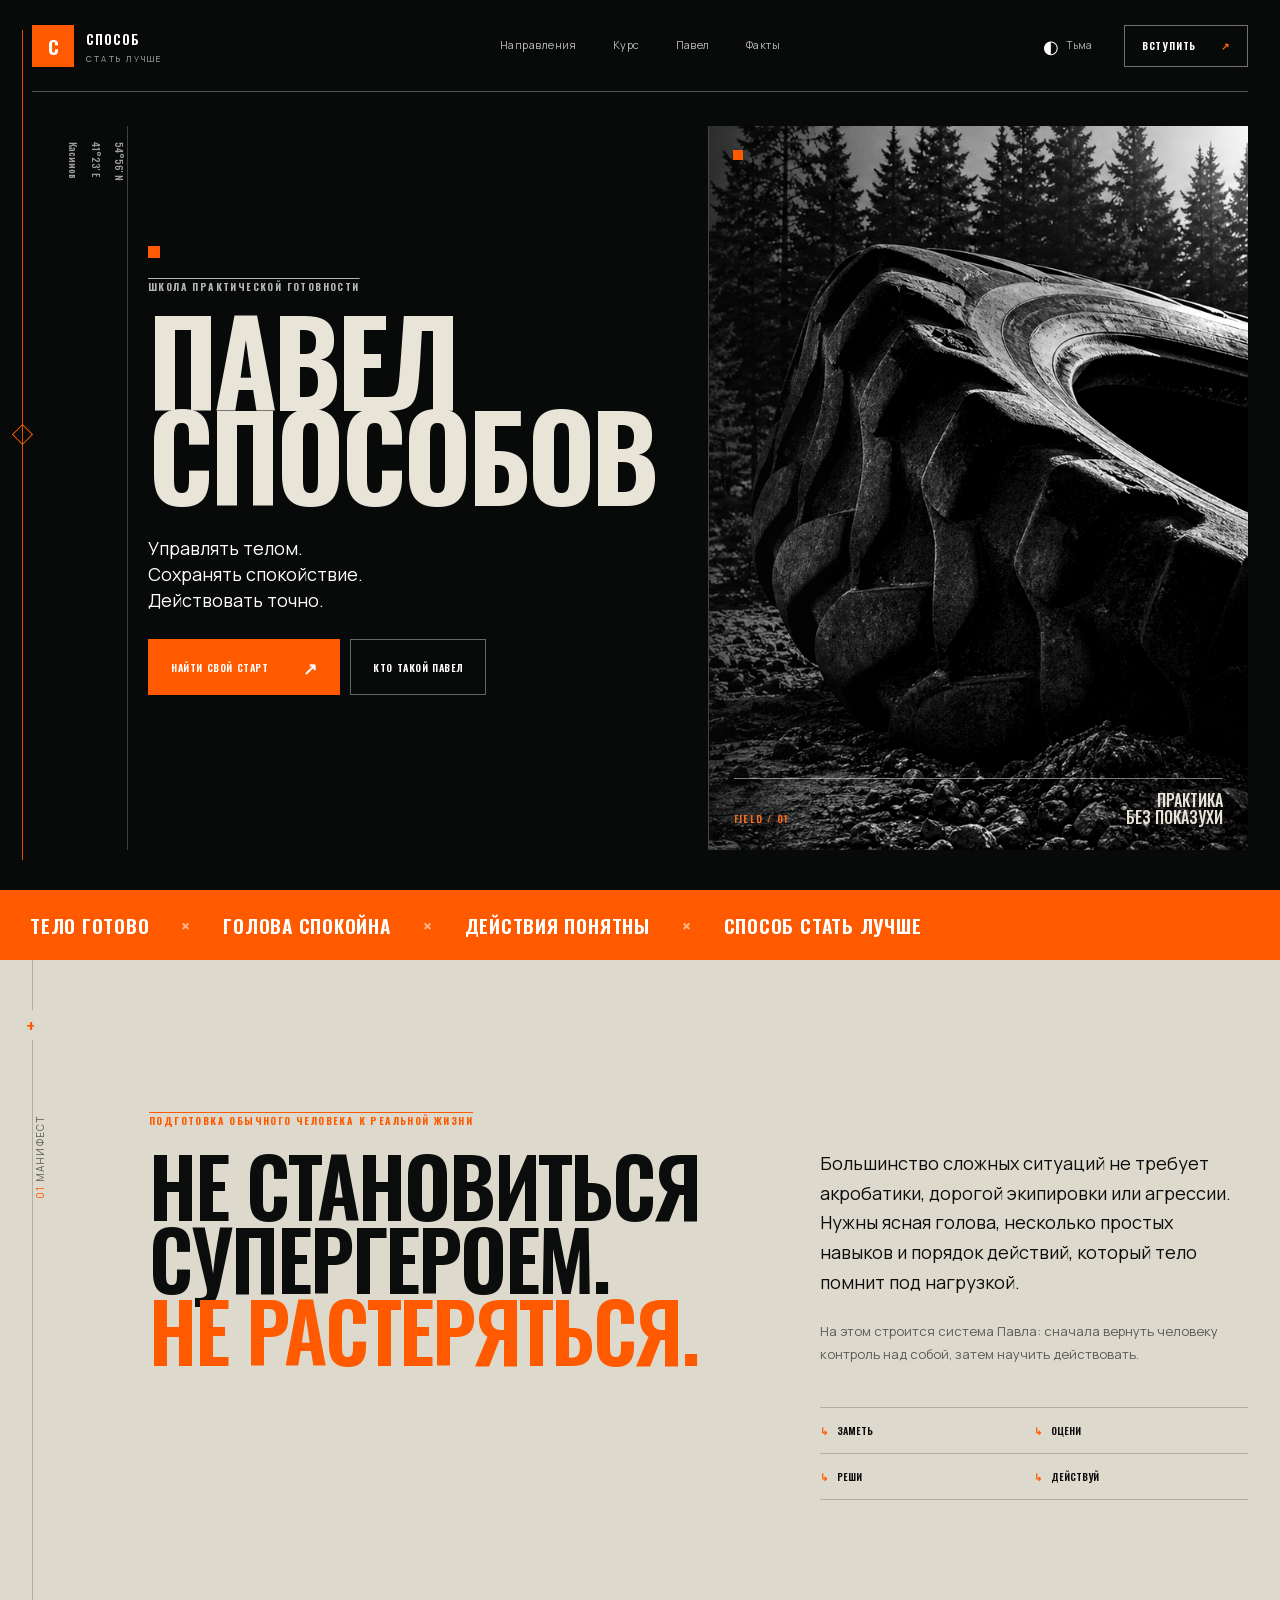
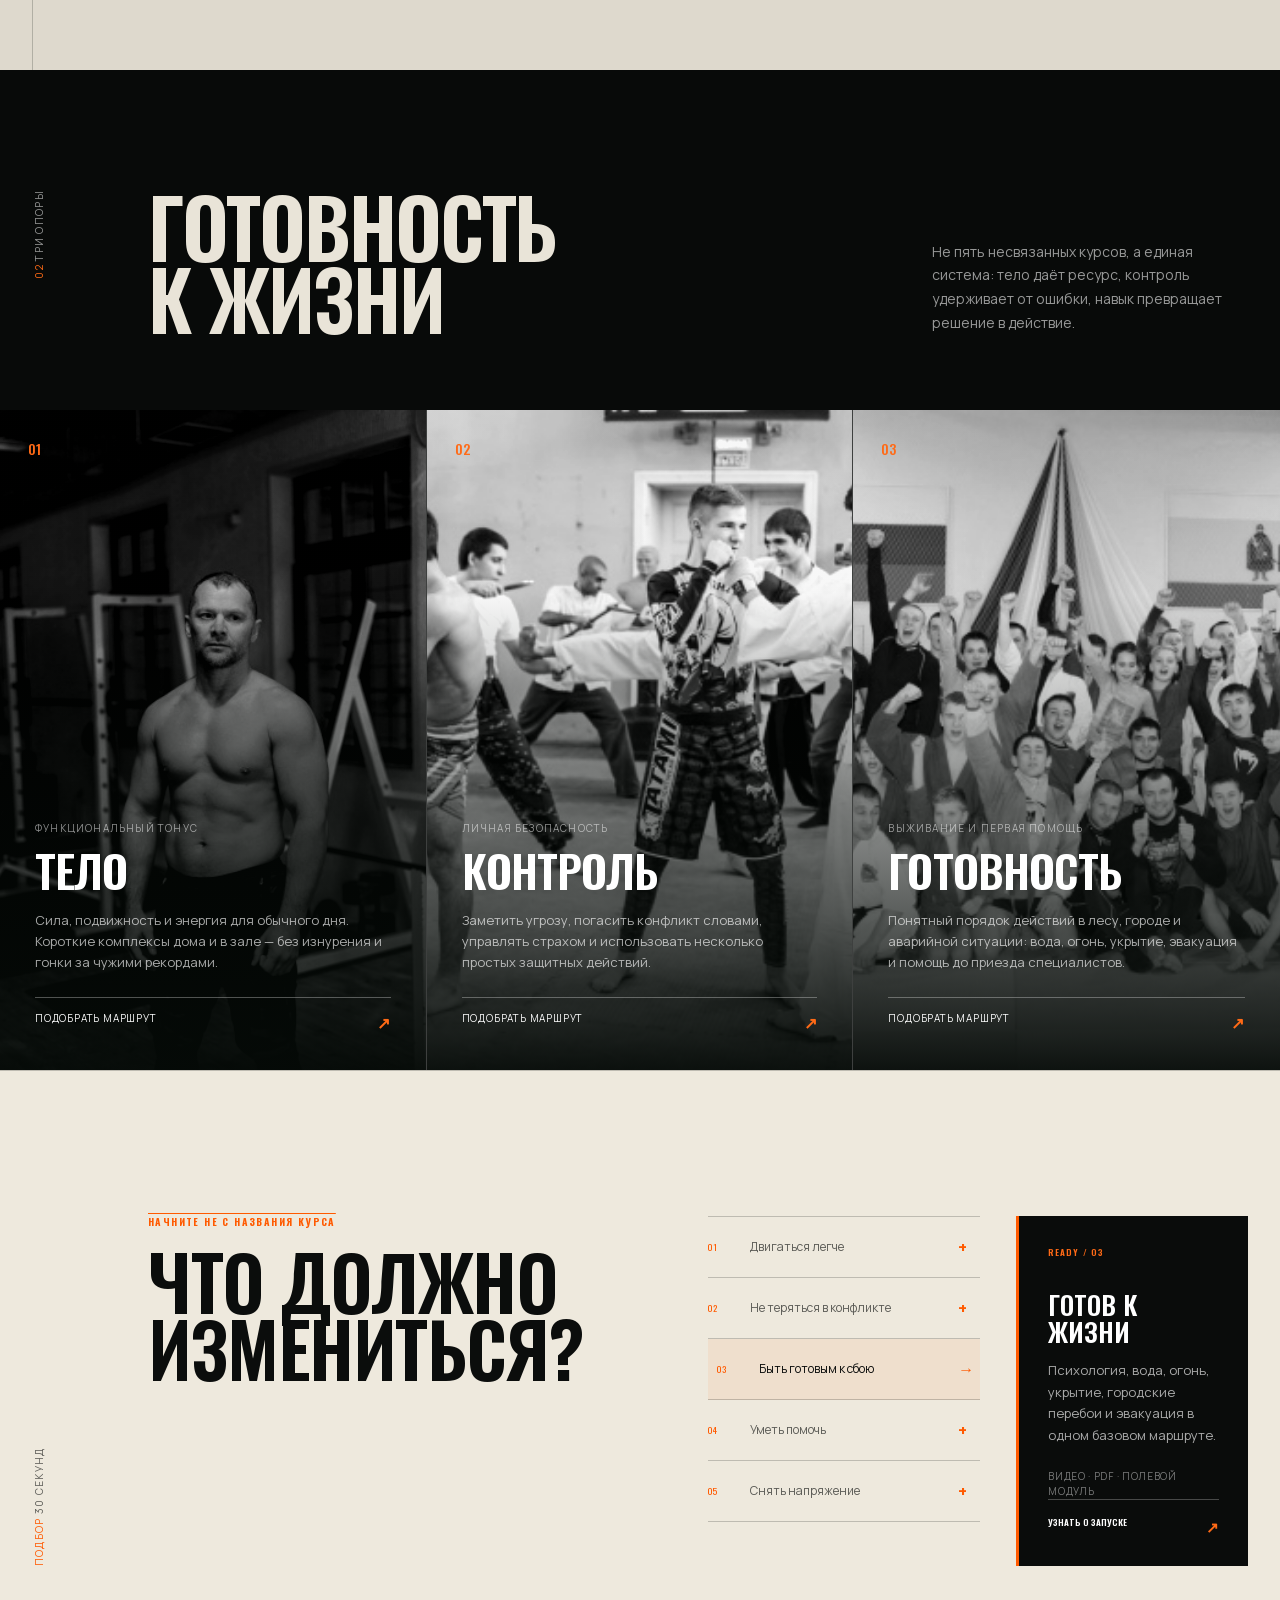
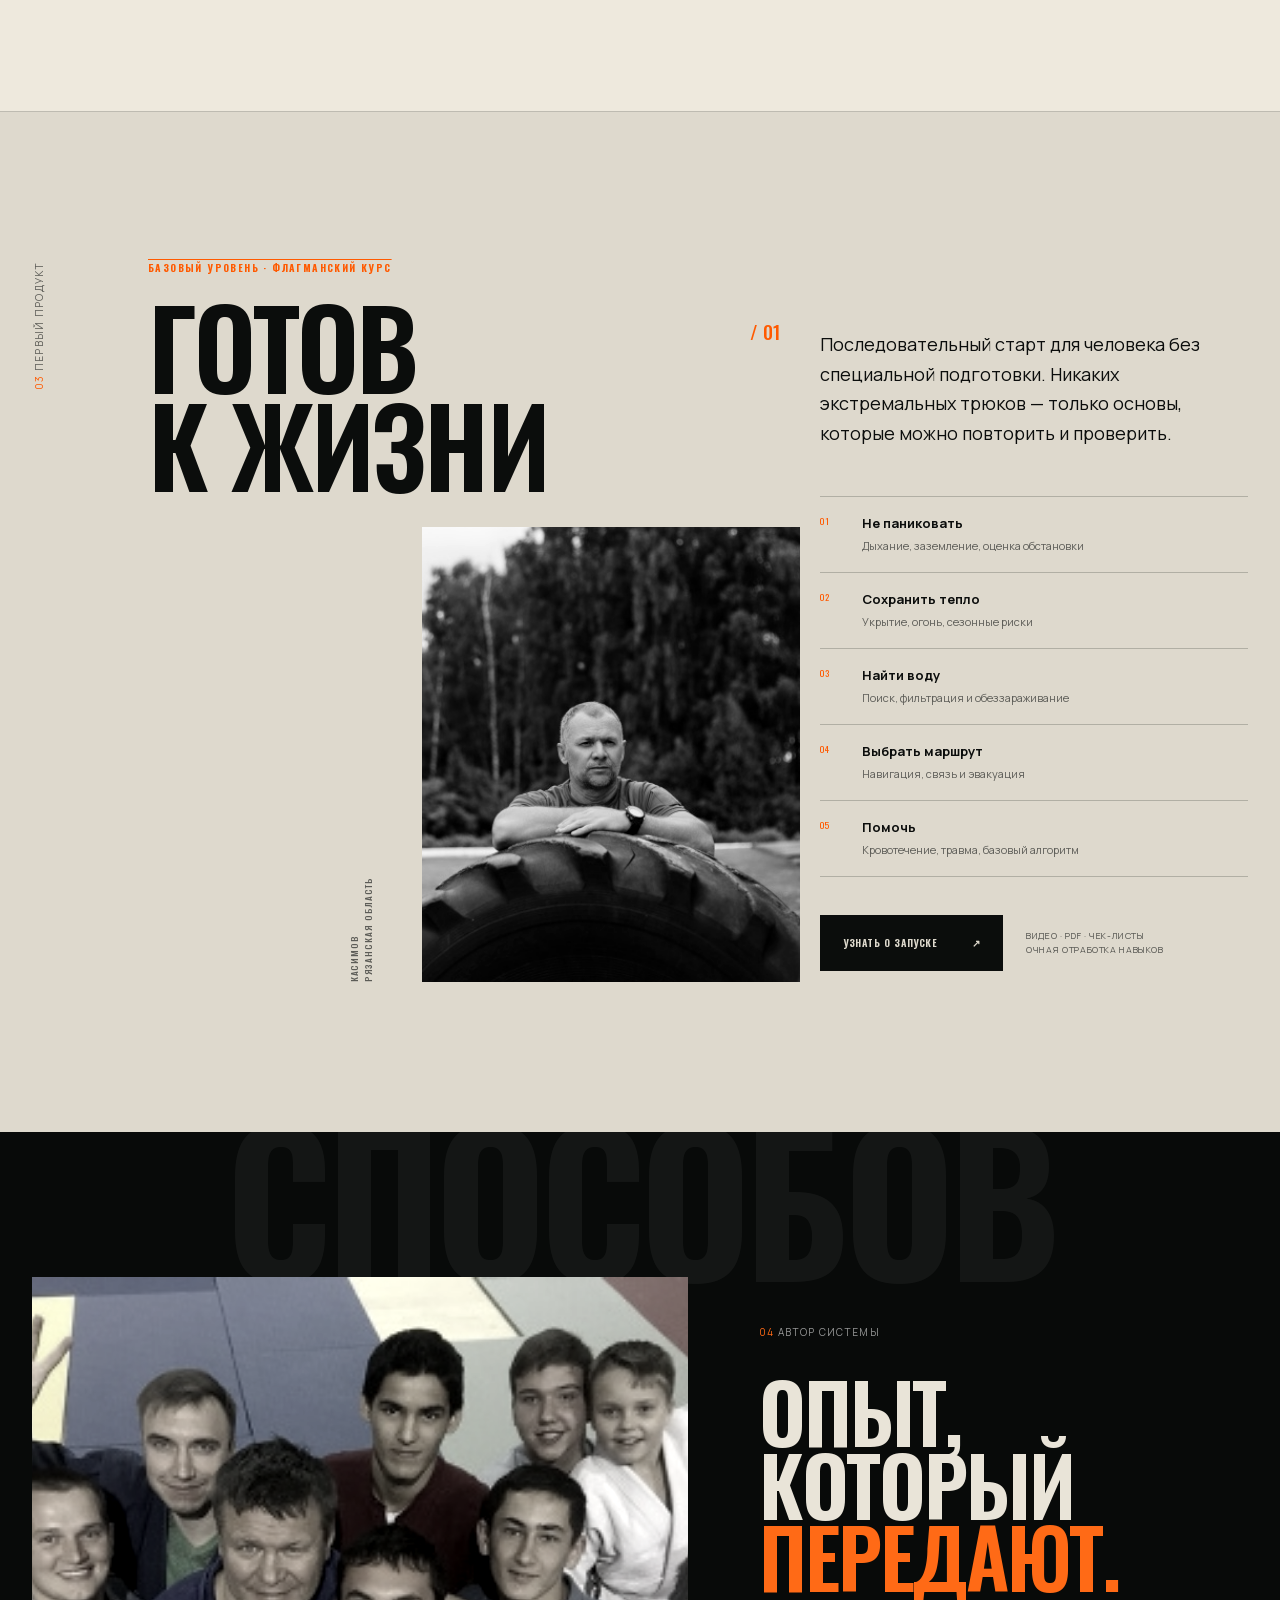
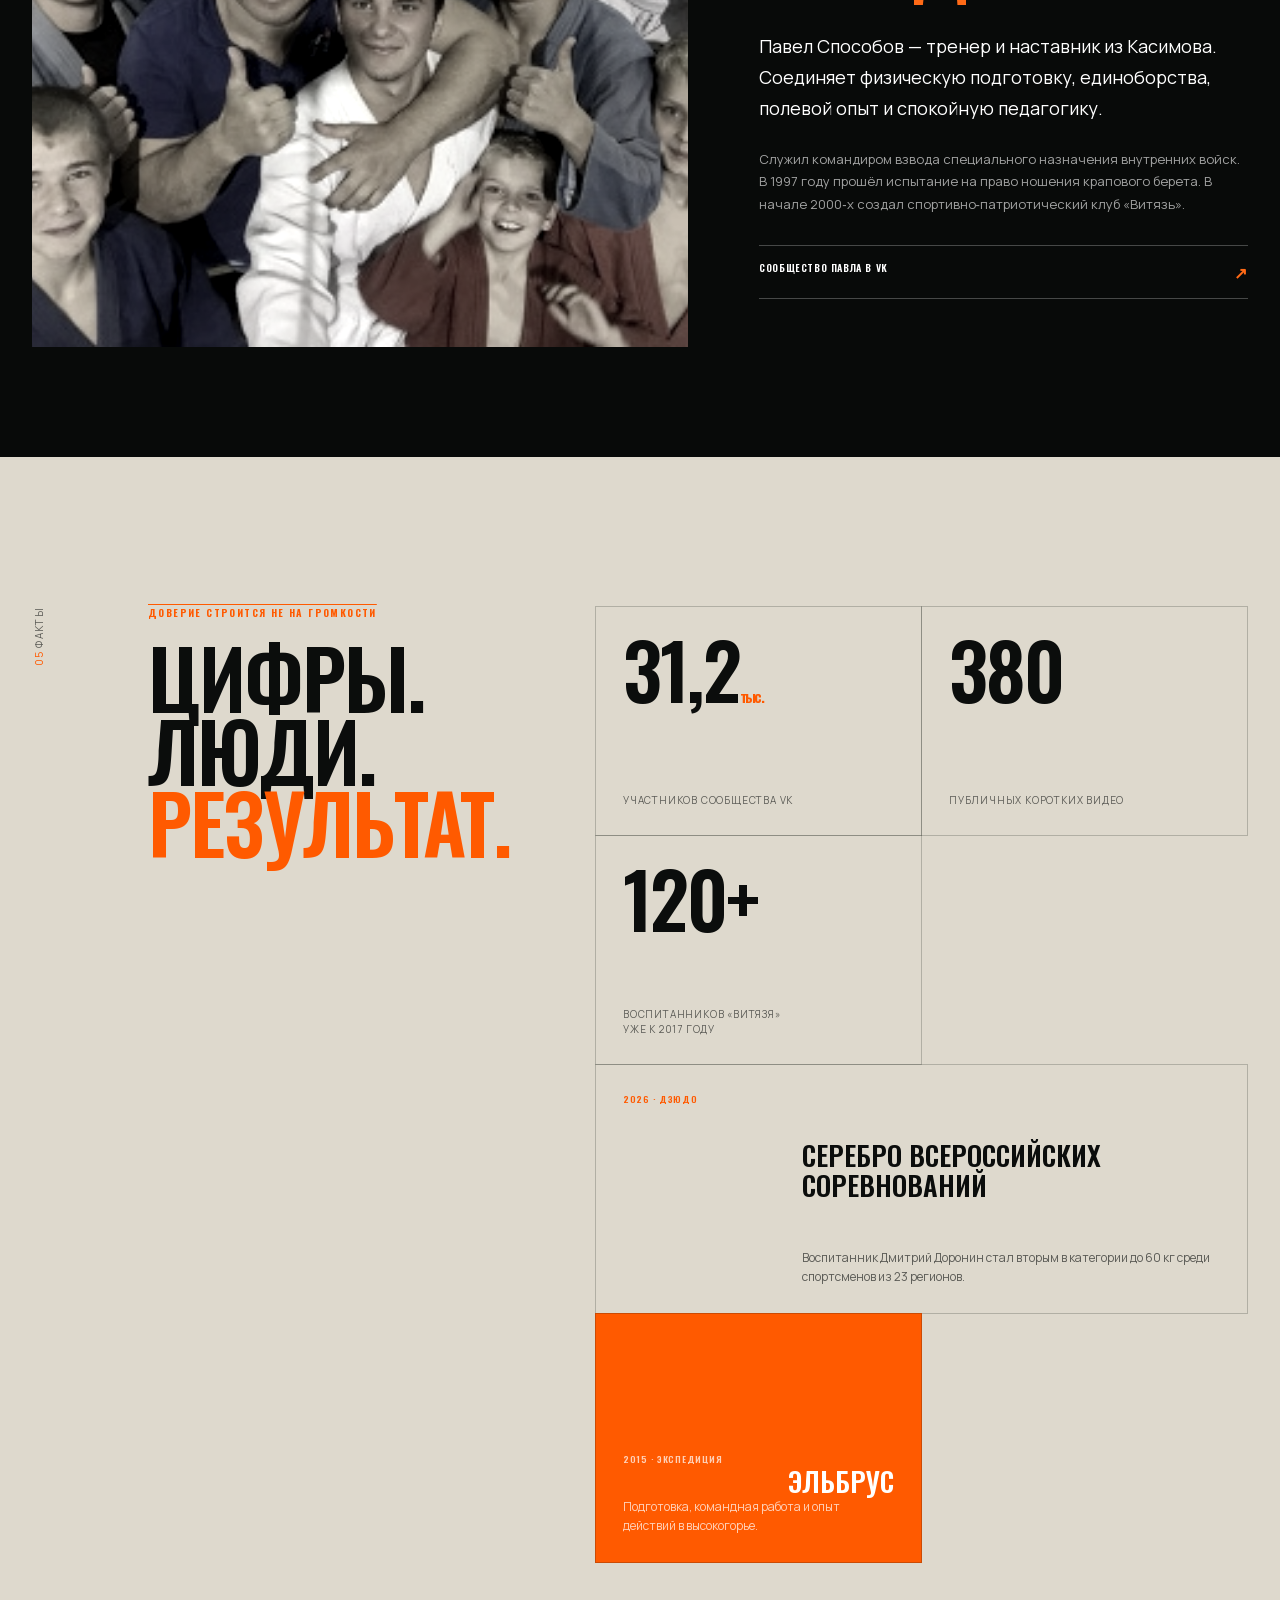
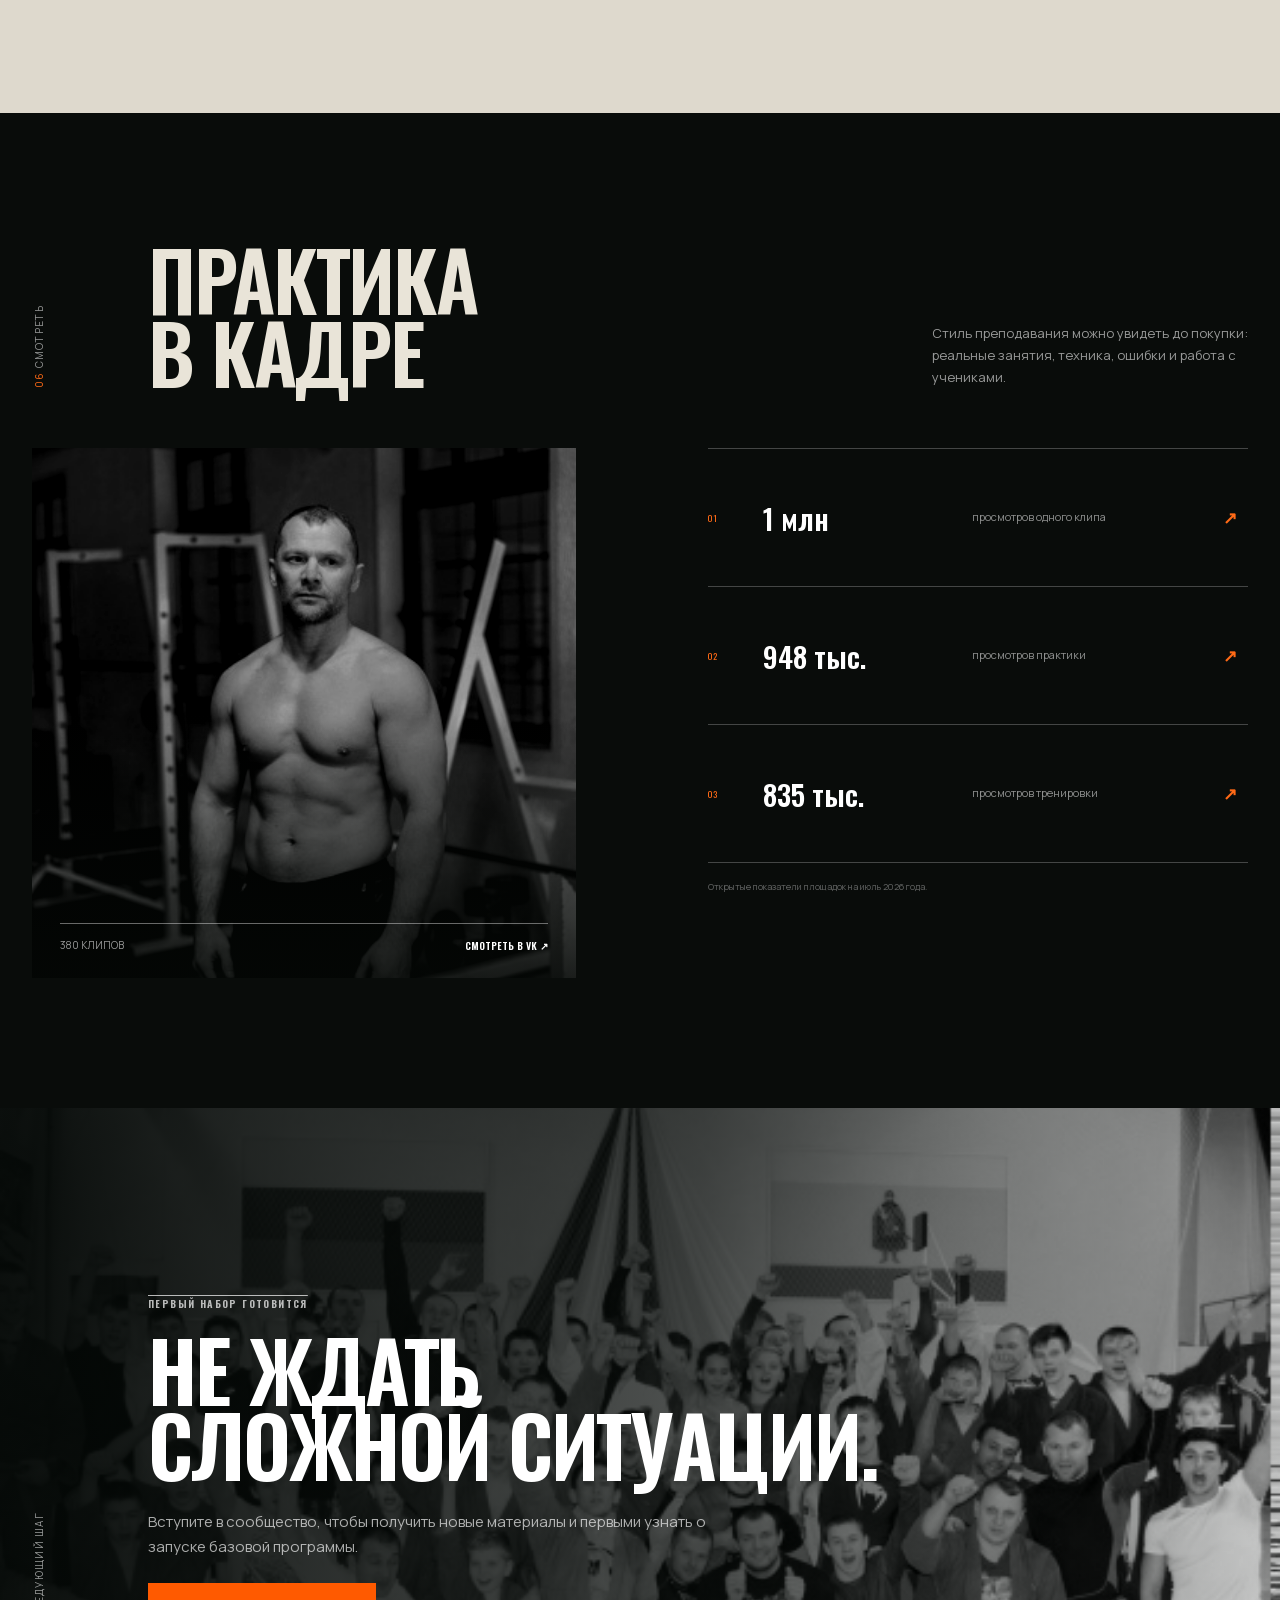
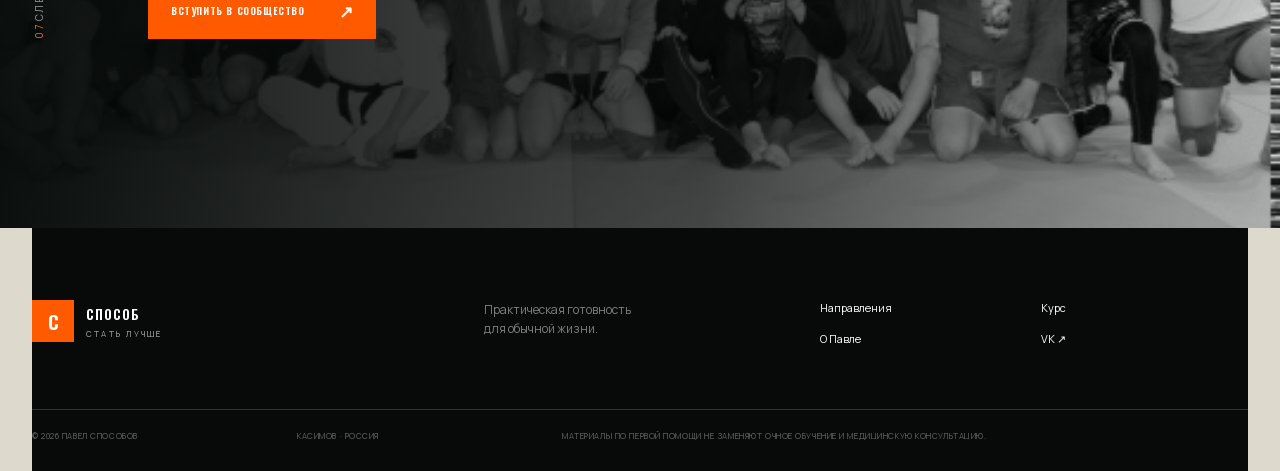
<file: index.html>
<!DOCTYPE html><html lang="ru"><head><meta charSet="utf-8"/><meta name="viewport" content="width=device-width, initial-scale=1"/><link rel="preload" href="/_next/static/media/8e410338cab7e12e-s.p.0pzfatk.cc28~.woff2" as="font" crossorigin="" type="font/woff2"/><link rel="preload" href="/_next/static/media/9a800f173b8d9e8f-s.p.129r4siq6of2c.woff2" as="font" crossorigin="" type="font/woff2"/><link rel="preload" href="/_next/static/media/a343f882a40d2cc9-s.p.0kho-wj7-y-w1.woff2" as="font" crossorigin="" type="font/woff2"/><link rel="preload" href="/_next/static/media/d3fe2f289711ac3f-s.p.0i6ci0u~g4zml.woff2" as="font" crossorigin="" type="font/woff2"/><link rel="preload" as="image" href="/og-v2.png"/><link rel="stylesheet" href="/_next/static/chunks/0ga.l9w06c1w0.css" data-precedence="next"/><link rel="preload" as="script" fetchPriority="low" href="/_next/static/chunks/11qk_vpw_zwkf.js"/><script src="/_next/static/chunks/0d-5~.f~0wtco.js" async=""></script><script src="/_next/static/chunks/10u3y4bw1ayzs.js" async=""></script><script src="/_next/static/chunks/turbopack-0e47rfx~.~3-8.js" async=""></script><script src="/_next/static/chunks/0fsi8lw5utejl.js" async=""></script><script src="/_next/static/chunks/0d3tkj33oycf2.js" async=""></script><script src="/_next/static/chunks/10w.3pyj7ow-1.js" async=""></script><meta name="next-size-adjust" content=""/><title>Павел Способов — способ стать лучше</title><meta name="description" content="Практическая школа физической формы, личной безопасности, выживания и первой помощи для обычных людей."/><meta property="og:title" content="Тело готово. Голова спокойна. Действия понятны."/><meta property="og:description" content="Школа практической готовности Павла Способова."/><meta property="og:locale" content="ru_RU"/><meta property="og:image" content="https://c05079389-ops.github.io/og-v2.png"/><meta property="og:image:width" content="1734"/><meta property="og:image:height" content="907"/><meta property="og:image:alt" content="Павел Способов — способ стать лучше"/><meta property="og:type" content="website"/><meta name="twitter:card" content="summary_large_image"/><meta name="twitter:title" content="Павел Способов — способ стать лучше"/><meta name="twitter:description" content="Практическая готовность для обычной жизни."/><meta name="twitter:image" content="https://c05079389-ops.github.io/og-v2.png"/><script>
  try {
    const saved = localStorage.getItem('sposob-theme');
    const theme = saved || (matchMedia('(prefers-color-scheme: dark)').matches ? 'dark' : 'light');
    document.documentElement.dataset.theme = theme;
  } catch (_) {}
</script><script src="/_next/static/chunks/03~yq9q893hmn.js" noModule=""></script></head><body class="manrope_be842880-module__mxGJQa__variable oswald_869cb12f-module__IIw7tG__variable"><div hidden=""><!--$--><!--/$--></div><main id="top"><section class="hero-stage"><header class="site-header"><a class="brand" href="#top" aria-label="Способ стать лучше — на главную"><span class="brand-sign">С</span><span><b>Способ</b><small>стать лучше</small></span></a><nav aria-label="Главная навигация"><a href="#directions">Направления</a><a href="#course">Курс</a><a href="#pavel">Павел</a><a href="#proof">Факты</a></nav><div class="header-tools"><button class="theme-toggle" type="button" aria-label="Переключить цветовую тему"><span class="show-in-dark" aria-hidden="true">☼</span><span class="show-in-light" aria-hidden="true">◐</span><small class="show-in-dark">Свет</small><small class="show-in-light">Тьма</small></button><a href="#join">Вступить <i>↗</i></a></div></header><div class="hero-content page-grid"><div class="hero-side-note"><span>54°56′ N</span><span>41°23′ E</span><span>Касимов</span></div><div class="hero-main"><p class="overline">Школа практической готовности</p><h1><span>Павел</span><span>Способов</span></h1><div class="hero-bottom"><p>Управлять телом.<br/>Сохранять спокойствие.<br/>Действовать точно.</p><div class="hero-buttons"><a class="action action-hot" href="#finder">Найти свой старт <b>↗</b></a><a class="action action-glass" href="#pavel">Кто такой Павел</a></div></div></div><div class="hero-art"><img alt="Лес и тренировочная покрышка — визуальный образ проекта" decoding="async" data-nimg="fill" class="hero-photo" style="position:absolute;height:100%;width:100%;left:0;top:0;right:0;bottom:0;color:transparent" src="/og-v2.png"/><div class="hero-art-code"><span>FIELD / 01</span><b>Практика<br/>без показухи</b></div></div></div></section><div class="signal-line" aria-label="Основные принципы"><span>Тело готово</span><i>×</i><span>Голова спокойна</span><i>×</i><span>Действия понятны</span><i>×</i><span>Способ стать лучше</span></div><section class="opening page-grid" id="method"><div class="section-tag"><span>01</span> Манифест</div><div class="opening-title"><p class="overline ink">Подготовка обычного человека к реальной жизни</p><h2>Не становиться<br/>супергероем.<br/><em>Не растеряться.</em></h2></div><div class="opening-copy"><p>Большинство сложных ситуаций не требует акробатики, дорогой экипировки или агрессии. Нужны ясная голова, несколько простых навыков и порядок действий, который тело помнит под нагрузкой.</p><p>На этом строится система Павла: сначала вернуть человеку контроль над собой, затем научить действовать.</p><div class="method-code"><span>Заметь</span><span>Оцени</span><span>Реши</span><span>Действуй</span></div></div></section><section class="directions" id="directions"><div class="directions-head page-grid"><div class="section-tag light"><span>02</span> Три опоры</div><h2>Готовность<br/>к жизни</h2><p>Не пять несвязанных курсов, а единая система: тело даёт ресурс, контроль удерживает от ошибки, навык превращает решение в действие.</p></div><div class="discipline-grid"><article class="discipline"><img alt="Функциональная тренировка Павла Способова" loading="lazy" decoding="async" data-nimg="fill" style="position:absolute;height:100%;width:100%;left:0;top:0;right:0;bottom:0;color:transparent" src="/images/fitness.jpg"/><div class="discipline-shade"></div><span class="discipline-no">01</span><div class="discipline-copy"><small>Функциональный тонус</small><h3>Тело</h3><p>Сила, подвижность и энергия для обычного дня. Короткие комплексы дома и в зале — без изнурения и гонки за чужими рекордами.</p><a href="#finder">Подобрать маршрут <b>↗</b></a></div></article><article class="discipline"><img alt="Практическая тренировка по единоборствам" loading="lazy" decoding="async" data-nimg="fill" style="position:absolute;height:100%;width:100%;left:0;top:0;right:0;bottom:0;color:transparent" src="/images/combat.jpg"/><div class="discipline-shade"></div><span class="discipline-no">02</span><div class="discipline-copy"><small>Личная безопасность</small><h3>Контроль</h3><p>Заметить угрозу, погасить конфликт словами, управлять страхом и использовать несколько простых защитных действий.</p><a href="#finder">Подобрать маршрут <b>↗</b></a></div></article><article class="discipline"><img alt="Команда клуба Павла Способова" loading="lazy" decoding="async" data-nimg="fill" style="position:absolute;height:100%;width:100%;left:0;top:0;right:0;bottom:0;color:transparent" src="/images/community.jpg"/><div class="discipline-shade"></div><span class="discipline-no">03</span><div class="discipline-copy"><small>Выживание и первая помощь</small><h3>Готовность</h3><p>Понятный порядок действий в лесу, городе и аварийной ситуации: вода, огонь, укрытие, эвакуация и помощь до приезда специалистов.</p><a href="#finder">Подобрать маршрут <b>↗</b></a></div></article></div></section><section class="finder-section" id="finder"><div class="finder-shell page-grid"><div class="section-tag"><span>Подбор</span> 30 секунд</div><div class="finder-title"><p class="overline ink">Начните не с названия курса</p><h2>Что должно<br/>измениться?</h2></div><div class="finder-workspace"><div class="finder-tabs" role="tablist" aria-label="Желаемый результат"><button type="button" role="tab" aria-selected="false"><i>0<!-- -->1</i><span>Двигаться легче</span><b>+</b></button><button type="button" role="tab" aria-selected="false"><i>0<!-- -->2</i><span>Не теряться в конфликте</span><b>+</b></button><button type="button" role="tab" aria-selected="true"><i>0<!-- -->3</i><span>Быть готовым к сбою</span><b>→</b></button><button type="button" role="tab" aria-selected="false"><i>0<!-- -->4</i><span>Уметь помочь</span><b>+</b></button><button type="button" role="tab" aria-selected="false"><i>0<!-- -->5</i><span>Снять напряжение</span><b>+</b></button></div><div class="finder-answer" aria-live="polite"><small>READY / 03</small><h3>Готов к жизни</h3><p>Психология, вода, огонь, укрытие, городские перебои и эвакуация в одном базовом маршруте.</p><span>видео · PDF · полевой модуль</span><a href="#join">Узнать о запуске <b>↗</b></a></div></div></div></section><section class="course page-grid" id="course"><div class="section-tag"><span>03</span> Первый продукт</div><div class="course-visual"><div class="course-title-wrap"><p class="overline ink">Базовый уровень · флагманский курс</p><h2>Готов<br/>к жизни</h2><span class="course-year">/ 01</span></div><div class="course-photo"><img alt="Павел Способов на тренировочной площадке" loading="lazy" decoding="async" data-nimg="fill" style="position:absolute;height:100%;width:100%;left:0;top:0;right:0;bottom:0;color:transparent" src="/images/pavel.jpg"/><span>Касимов<br/>Рязанская область</span></div></div><div class="course-detail"><p class="course-lead">Последовательный старт для человека без специальной подготовки. Никаких экстремальных трюков — только основы, которые можно повторить и проверить.</p><div class="module-list"><div><i>01</i><b>Не паниковать</b><span>Дыхание, заземление, оценка обстановки</span></div><div><i>02</i><b>Сохранить тепло</b><span>Укрытие, огонь, сезонные риски</span></div><div><i>03</i><b>Найти воду</b><span>Поиск, фильтрация и обеззараживание</span></div><div><i>04</i><b>Выбрать маршрут</b><span>Навигация, связь и эвакуация</span></div><div><i>05</i><b>Помочь</b><span>Кровотечение, травма, базовый алгоритм</span></div></div><div class="course-actions"><a class="action action-dark" href="#join">Узнать о запуске <b>↗</b></a><span>Видео · PDF · чек-листы<br/>очная отработка навыков</span></div></div></section><section class="pavel" id="pavel"><div class="pavel-word" aria-hidden="true">СПОСОБОВ</div><div class="pavel-layout page-grid"><div class="pavel-photo"><img alt="Павел Способов с воспитанниками клуба" loading="lazy" decoding="async" data-nimg="fill" style="position:absolute;height:100%;width:100%;left:0;top:0;right:0;bottom:0;color:transparent" src="/images/youth.jpg"/></div><div class="pavel-copy"><div class="section-tag light"><span>04</span> Автор системы</div><h2>Опыт,<br/>который<br/><em>передают.</em></h2><p class="pavel-lead">Павел Способов — тренер и наставник из Касимова. Соединяет физическую подготовку, единоборства, полевой опыт и спокойную педагогику.</p><p>Служил командиром взвода специального назначения внутренних войск. В 1997 году прошёл испытание на право ношения крапового берета. В начале 2000‑х создал спортивно‑патриотический клуб «Витязь».</p><a class="line-link" href="https://vk.ru/club160742433" target="_blank" rel="noreferrer">Сообщество Павла в VK <b>↗</b></a></div></div></section><section class="proof page-grid" id="proof"><div class="section-tag"><span>05</span> Факты</div><div class="proof-title"><p class="overline ink">Доверие строится не на громкости</p><h2>Цифры.<br/>Люди.<br/><em>Результат.</em></h2></div><div class="proof-board"><article class="proof-stat"><b>31,2<small>тыс.</small></b><span>участников сообщества VK</span></article><article class="proof-stat"><b>380</b><span>публичных коротких видео</span></article><article class="proof-stat"><b>120+</b><span>воспитанников «Витязя» уже к 2017 году</span></article><article class="proof-story"><span>2026 · Дзюдо</span><h3>Серебро всероссийских соревнований</h3><p>Воспитанник Дмитрий Доронин стал вторым в категории до 60 кг среди спортсменов из 23 регионов.</p></article><article class="proof-story dark-story"><span>2015 · Экспедиция</span><h3>Эльбрус</h3><p>Подготовка, командная работа и опыт действий в высокогорье.</p></article></div></section><section class="media-zone"><div class="media-head page-grid"><div class="section-tag light"><span>06</span> Смотреть</div><h2>Практика<br/>в кадре</h2><p>Стиль преподавания можно увидеть до покупки: реальные занятия, техника, ошибки и работа с учениками.</p></div><div class="media-body page-grid"><div class="media-photo"><img alt="Павел Способов в тренировочном зале" loading="lazy" decoding="async" data-nimg="fill" style="position:absolute;height:100%;width:100%;left:0;top:0;right:0;bottom:0;color:transparent" src="/images/fitness.jpg"/><a href="https://vk.ru/club160742433" target="_blank" rel="noreferrer"><span>380 клипов</span><b>Смотреть в VK ↗</b></a></div><div class="media-links"><a href="https://vk.ru/clip-160742433_456239217" target="_blank" rel="noreferrer"><i>0<!-- -->1</i><b>1 млн</b><span>просмотров одного клипа</span><strong>↗</strong></a><a href="https://vk.ru/clip-160742433_456239220" target="_blank" rel="noreferrer"><i>0<!-- -->2</i><b>948 тыс.</b><span>просмотров практики</span><strong>↗</strong></a><a href="https://vk.ru/clip-160742433_456239047" target="_blank" rel="noreferrer"><i>0<!-- -->3</i><b>835 тыс.</b><span>просмотров тренировки</span><strong>↗</strong></a><small>Открытые показатели площадок на июль 2026 года.</small></div></div></section><section class="join" id="join"><img alt="Участники клуба Способ стать лучше" loading="lazy" decoding="async" data-nimg="fill" style="position:absolute;height:100%;width:100%;left:0;top:0;right:0;bottom:0;color:transparent" src="/images/community.jpg"/><div class="join-shade"></div><div class="join-content page-grid"><div class="section-tag light"><span>07</span> Следующий шаг</div><div><p class="overline">Первый набор готовится</p><h2>Не ждать<br/>сложной ситуации.</h2><p>Вступите в сообщество, чтобы получить новые материалы и первыми узнать о запуске базовой программы.</p><a class="action action-hot" href="https://vk.ru/club160742433" target="_blank" rel="noreferrer">Вступить в сообщество <b>↗</b></a></div></div></section><footer class="page-grid"><a class="brand footer-brand" href="#top"><span class="brand-sign">С</span><span><b>Способ</b><small>стать лучше</small></span></a><p>Практическая готовность<br/>для обычной жизни.</p><nav><a href="#directions">Направления</a><a href="#course">Курс</a><a href="#pavel">О Павле</a><a href="https://vk.ru/club160742433">VK ↗</a></nav><div class="legal"><span>© 2026 Павел Способов</span><span>Касимов · Россия</span><span>Материалы по первой помощи не заменяют очное обучение и медицинскую консультацию.</span></div></footer></main><!--$--><!--/$--><script src="/_next/static/chunks/11qk_vpw_zwkf.js" id="_R_" async=""></script><script>(self.__next_f=self.__next_f||[]).push([0])</script><script>self.__next_f.push([1,"1:\"$Sreact.fragment\"\n2:I[39756,[\"/_next/static/chunks/0fsi8lw5utejl.js\",\"/_next/static/chunks/0d3tkj33oycf2.js\"],\"default\"]\n3:I[37457,[\"/_next/static/chunks/0fsi8lw5utejl.js\",\"/_next/static/chunks/0d3tkj33oycf2.js\"],\"default\"]\n4:I[25648,[\"/_next/static/chunks/0fsi8lw5utejl.js\",\"/_next/static/chunks/0d3tkj33oycf2.js\",\"/_next/static/chunks/10w.3pyj7ow-1.js\"],\"ThemeToggle\"]\n5:I[5500,[\"/_next/static/chunks/0fsi8lw5utejl.js\",\"/_next/static/chunks/0d3tkj33oycf2.js\",\"/_next/static/chunks/10w.3pyj7ow-1.js\"],\"Image\"]\n19:I[68027,[\"/_next/static/chunks/0fsi8lw5utejl.js\",\"/_next/static/chunks/0d3tkj33oycf2.js\"],\"default\",1]\n:HL[\"/_next/static/chunks/0ga.l9w06c1w0.css\",\"style\"]\n:HL[\"/_next/static/media/8e410338cab7e12e-s.p.0pzfatk.cc28~.woff2\",\"font\",{\"crossOrigin\":\"\",\"type\":\"font/woff2\"}]\n:HL[\"/_next/static/media/9a800f173b8d9e8f-s.p.129r4siq6of2c.woff2\",\"font\",{\"crossOrigin\":\"\",\"type\":\"font/woff2\"}]\n:HL[\"/_next/static/media/a343f882a40d2cc9-s.p.0kho-wj7-y-w1.woff2\",\"font\",{\"crossOrigin\":\"\",\"type\":\"font/woff2\"}]\n:HL[\"/_next/static/media/d3fe2f289711ac3f-s.p.0i6ci0u~g4zml.woff2\",\"font\",{\"crossOrigin\":\"\",\"type\":\"font/woff2\"}]\n"])</script><script>self.__next_f.push([1,"0:{\"P\":null,\"c\":[\"\",\"\"],\"q\":\"\",\"i\":false,\"f\":[[[\"\",{\"children\":[\"__PAGE__\",{}]},\"$undefined\",\"$undefined\",16],[[\"$\",\"$1\",\"c\",{\"children\":[[[\"$\",\"link\",\"0\",{\"rel\":\"stylesheet\",\"href\":\"/_next/static/chunks/0ga.l9w06c1w0.css\",\"precedence\":\"next\",\"crossOrigin\":\"$undefined\",\"nonce\":\"$undefined\"}],[\"$\",\"script\",\"script-0\",{\"src\":\"/_next/static/chunks/0fsi8lw5utejl.js\",\"async\":true,\"nonce\":\"$undefined\"}],[\"$\",\"script\",\"script-1\",{\"src\":\"/_next/static/chunks/0d3tkj33oycf2.js\",\"async\":true,\"nonce\":\"$undefined\"}]],[\"$\",\"html\",null,{\"lang\":\"ru\",\"suppressHydrationWarning\":true,\"children\":[[\"$\",\"head\",null,{\"children\":[\"$\",\"script\",null,{\"dangerouslySetInnerHTML\":{\"__html\":\"\\n  try {\\n    const saved = localStorage.getItem('sposob-theme');\\n    const theme = saved || (matchMedia('(prefers-color-scheme: dark)').matches ? 'dark' : 'light');\\n    document.documentElement.dataset.theme = theme;\\n  } catch (_) {}\\n\"}}]}],[\"$\",\"body\",null,{\"className\":\"manrope_be842880-module__mxGJQa__variable oswald_869cb12f-module__IIw7tG__variable\",\"children\":[\"$\",\"$L2\",null,{\"parallelRouterKey\":\"children\",\"error\":\"$undefined\",\"errorStyles\":\"$undefined\",\"errorScripts\":\"$undefined\",\"template\":[\"$\",\"$L3\",null,{}],\"templateStyles\":\"$undefined\",\"templateScripts\":\"$undefined\",\"notFound\":[[[\"$\",\"title\",null,{\"children\":\"404: This page could not be found.\"}],[\"$\",\"div\",null,{\"style\":{\"fontFamily\":\"system-ui,\\\"Segoe UI\\\",Roboto,Helvetica,Arial,sans-serif,\\\"Apple Color Emoji\\\",\\\"Segoe UI Emoji\\\"\",\"height\":\"100vh\",\"textAlign\":\"center\",\"display\":\"flex\",\"flexDirection\":\"column\",\"alignItems\":\"center\",\"justifyContent\":\"center\"},\"children\":[\"$\",\"div\",null,{\"children\":[[\"$\",\"style\",null,{\"dangerouslySetInnerHTML\":{\"__html\":\"body{color:#000;background:#fff;margin:0}.next-error-h1{border-right:1px solid rgba(0,0,0,.3)}@media (prefers-color-scheme:dark){body{color:#fff;background:#000}.next-error-h1{border-right:1px solid rgba(255,255,255,.3)}}\"}}],[\"$\",\"h1\",null,{\"className\":\"next-error-h1\",\"style\":{\"display\":\"inline-block\",\"margin\":\"0 20px 0 0\",\"padding\":\"0 23px 0 0\",\"fontSize\":24,\"fontWeight\":500,\"verticalAlign\":\"top\",\"lineHeight\":\"49px\"},\"children\":404}],[\"$\",\"div\",null,{\"style\":{\"display\":\"inline-block\"},\"children\":[\"$\",\"h2\",null,{\"style\":{\"fontSize\":14,\"fontWeight\":400,\"lineHeight\":\"49px\",\"margin\":0},\"children\":\"This page could not be found.\"}]}]]}]}]],[]],\"forbidden\":\"$undefined\",\"unauthorized\":\"$undefined\"}]}]]}]]}],{\"children\":[[\"$\",\"$1\",\"c\",{\"children\":[[\"$\",\"main\",null,{\"id\":\"top\",\"children\":[[\"$\",\"section\",null,{\"className\":\"hero-stage\",\"children\":[[\"$\",\"header\",null,{\"className\":\"site-header\",\"children\":[[\"$\",\"a\",null,{\"className\":\"brand\",\"href\":\"#top\",\"aria-label\":\"Способ стать лучше — на главную\",\"children\":[[\"$\",\"span\",null,{\"className\":\"brand-sign\",\"children\":\"С\"}],[\"$\",\"span\",null,{\"children\":[[\"$\",\"b\",null,{\"children\":\"Способ\"}],[\"$\",\"small\",null,{\"children\":\"стать лучше\"}]]}]]}],[\"$\",\"nav\",null,{\"aria-label\":\"Главная навигация\",\"children\":[[\"$\",\"a\",null,{\"href\":\"#directions\",\"children\":\"Направления\"}],[\"$\",\"a\",null,{\"href\":\"#course\",\"children\":\"Курс\"}],[\"$\",\"a\",null,{\"href\":\"#pavel\",\"children\":\"Павел\"}],[\"$\",\"a\",null,{\"href\":\"#proof\",\"children\":\"Факты\"}]]}],[\"$\",\"div\",null,{\"className\":\"header-tools\",\"children\":[[\"$\",\"$L4\",null,{}],[\"$\",\"a\",null,{\"href\":\"#join\",\"children\":[\"Вступить \",[\"$\",\"i\",null,{\"children\":\"↗\"}]]}]]}]]}],[\"$\",\"div\",null,{\"className\":\"hero-content page-grid\",\"children\":[[\"$\",\"div\",null,{\"className\":\"hero-side-note\",\"children\":[[\"$\",\"span\",null,{\"children\":\"54°56′ N\"}],[\"$\",\"span\",null,{\"children\":\"41°23′ E\"}],[\"$\",\"span\",null,{\"children\":\"Касимов\"}]]}],[\"$\",\"div\",null,{\"className\":\"hero-main\",\"children\":[[\"$\",\"p\",null,{\"className\":\"overline\",\"children\":\"Школа практической готовности\"}],[\"$\",\"h1\",null,{\"children\":[[\"$\",\"span\",null,{\"children\":\"Павел\"}],[\"$\",\"span\",null,{\"children\":\"Способов\"}]]}],[\"$\",\"div\",null,{\"className\":\"hero-bottom\",\"children\":[[\"$\",\"p\",null,{\"children\":[\"Управлять телом.\",[\"$\",\"br\",null,{}],\"Сохранять спокойствие.\",[\"$\",\"br\",null,{}],\"Действовать точно.\"]}],[\"$\",\"div\",null,{\"className\":\"hero-buttons\",\"children\":[[\"$\",\"a\",null,{\"className\":\"action action-hot\",\"href\":\"#finder\",\"children\":[\"Найти свой старт \",[\"$\",\"b\",null,{\"children\":\"↗\"}]]}],[\"$\",\"a\",null,{\"className\":\"action action-glass\",\"href\":\"#pavel\",\"children\":\"Кто такой Павел\"}]]}]]}]]}],[\"$\",\"div\",null,{\"className\":\"hero-art\",\"children\":[[\"$\",\"$L5\",null,{\"className\":\"hero-photo\",\"src\":\"/og-v2.png\",\"alt\":\"Лес и тренировочная покрышка — визуальный образ проекта\",\"fill\":true,\"priority\":true,\"sizes\":\"(max-width: 760px) 100vw, 52vw\"}],[\"$\",\"div\",null,{\"className\":\"hero-art-code\",\"children\":[[\"$\",\"span\",null,{\"children\":\"FIELD / 01\"}],[\"$\",\"b\",null,{\"children\":[\"Практика\",[\"$\",\"br\",null,{}],\"без показухи\"]}]]}]]}]]}]]}],[\"$\",\"div\",null,{\"className\":\"signal-line\",\"aria-label\":\"Основные принципы\",\"children\":[\"$L6\",\"$L7\",\"$L8\",\"$L9\",\"$La\",\"$Lb\",\"$Lc\"]}],\"$Ld\",\"$Le\",\"$Lf\",\"$L10\",\"$L11\",\"$L12\",\"$L13\",\"$L14\",\"$L15\"]}],[\"$L16\"],\"$L17\"]}],{},null,false,null]},null,false,null],\"$L18\",false]],\"m\":\"$undefined\",\"G\":[\"$19\",[\"$L1a\"]],\"S\":true,\"h\":null,\"s\":\"$undefined\",\"l\":\"$undefined\",\"p\":\"$undefined\",\"d\":\"$undefined\",\"b\":\"Nrm7bLCGD-DAeoz7yY9DM\"}\n"])</script><script>self.__next_f.push([1,"1b:I[29879,[\"/_next/static/chunks/0fsi8lw5utejl.js\",\"/_next/static/chunks/0d3tkj33oycf2.js\",\"/_next/static/chunks/10w.3pyj7ow-1.js\"],\"ProgramFinder\"]\n1c:I[97367,[\"/_next/static/chunks/0fsi8lw5utejl.js\",\"/_next/static/chunks/0d3tkj33oycf2.js\"],\"OutletBoundary\"]\n1d:\"$Sreact.suspense\"\n1f:I[97367,[\"/_next/static/chunks/0fsi8lw5utejl.js\",\"/_next/static/chunks/0d3tkj33oycf2.js\"],\"ViewportBoundary\"]\n21:I[97367,[\"/_next/static/chunks/0fsi8lw5utejl.js\",\"/_next/static/chunks/0d3tkj33oycf2.js\"],\"MetadataBoundary\"]\n6:[\"$\",\"span\",null,{\"children\":\"Тело готово\"}]\n7:[\"$\",\"i\",null,{\"children\":\"×\"}]\n8:[\"$\",\"span\",null,{\"children\":\"Голова спокойна\"}]\n9:[\"$\",\"i\",null,{\"children\":\"×\"}]\na:[\"$\",\"span\",null,{\"children\":\"Действия понятны\"}]\nb:[\"$\",\"i\",null,{\"children\":\"×\"}]\nc:[\"$\",\"span\",null,{\"children\":\"Способ стать лучше\"}]\nd:[\"$\",\"section\",null,{\"className\":\"opening page-grid\",\"id\":\"method\",\"children\":[[\"$\",\"div\",null,{\"className\":\"section-tag\",\"children\":[[\"$\",\"span\",null,{\"children\":\"01\"}],\" Манифест\"]}],[\"$\",\"div\",null,{\"className\":\"opening-title\",\"children\":[[\"$\",\"p\",null,{\"className\":\"overline ink\",\"children\":\"Подготовка обычного человека к реальной жизни\"}],[\"$\",\"h2\",null,{\"children\":[\"Не становиться\",[\"$\",\"br\",null,{}],\"супергероем.\",[\"$\",\"br\",null,{}],[\"$\",\"em\",null,{\"children\":\"Не растеряться.\"}]]}]]}],[\"$\",\"div\",null,{\"className\":\"opening-copy\",\"children\":[[\"$\",\"p\",null,{\"children\":\"Большинство сложных ситуаций не требует акробатики, дорогой экипировки или агрессии. Нужны ясная голова, несколько простых навыков и порядок действий, который тело помнит под нагрузкой.\"}],[\"$\",\"p\",null,{\"children\":\"На этом строится система Павла: сначала вернуть человеку контроль над собой, затем научить действовать.\"}],[\"$\",\"div\",null,{\"className\":\"method-code\",\"children\":[[\"$\",\"span\",null,{\"children\":\"Заметь\"}],[\"$\",\"span\",null,{\"children\":\"Оцени\"}],[\"$\",\"span\",null,{\"children\":\"Реши\"}],[\"$\",\"span\",null,{\"children\":\"Действуй\"}]]}]]}]]}]\n"])</script><script>self.__next_f.push([1,"e:[\"$\",\"section\",null,{\"className\":\"directions\",\"id\":\"directions\",\"children\":[[\"$\",\"div\",null,{\"className\":\"directions-head page-grid\",\"children\":[[\"$\",\"div\",null,{\"className\":\"section-tag light\",\"children\":[[\"$\",\"span\",null,{\"children\":\"02\"}],\" Три опоры\"]}],[\"$\",\"h2\",null,{\"children\":[\"Готовность\",[\"$\",\"br\",null,{}],\"к жизни\"]}],[\"$\",\"p\",null,{\"children\":\"Не пять несвязанных курсов, а единая система: тело даёт ресурс, контроль удерживает от ошибки, навык превращает решение в действие.\"}]]}],[\"$\",\"div\",null,{\"className\":\"discipline-grid\",\"children\":[[\"$\",\"article\",\"01\",{\"className\":\"discipline\",\"children\":[[\"$\",\"$L5\",null,{\"src\":\"/images/fitness.jpg\",\"alt\":\"Функциональная тренировка Павла Способова\",\"fill\":true,\"sizes\":\"(max-width: 800px) 100vw, 34vw\"}],[\"$\",\"div\",null,{\"className\":\"discipline-shade\"}],[\"$\",\"span\",null,{\"className\":\"discipline-no\",\"children\":\"01\"}],[\"$\",\"div\",null,{\"className\":\"discipline-copy\",\"children\":[[\"$\",\"small\",null,{\"children\":\"Функциональный тонус\"}],[\"$\",\"h3\",null,{\"children\":\"Тело\"}],[\"$\",\"p\",null,{\"children\":\"Сила, подвижность и энергия для обычного дня. Короткие комплексы дома и в зале — без изнурения и гонки за чужими рекордами.\"}],[\"$\",\"a\",null,{\"href\":\"#finder\",\"children\":[\"Подобрать маршрут \",[\"$\",\"b\",null,{\"children\":\"↗\"}]]}]]}]]}],[\"$\",\"article\",\"02\",{\"className\":\"discipline\",\"children\":[[\"$\",\"$L5\",null,{\"src\":\"/images/combat.jpg\",\"alt\":\"Практическая тренировка по единоборствам\",\"fill\":true,\"sizes\":\"(max-width: 800px) 100vw, 34vw\"}],[\"$\",\"div\",null,{\"className\":\"discipline-shade\"}],[\"$\",\"span\",null,{\"className\":\"discipline-no\",\"children\":\"02\"}],[\"$\",\"div\",null,{\"className\":\"discipline-copy\",\"children\":[[\"$\",\"small\",null,{\"children\":\"Личная безопасность\"}],[\"$\",\"h3\",null,{\"children\":\"Контроль\"}],[\"$\",\"p\",null,{\"children\":\"Заметить угрозу, погасить конфликт словами, управлять страхом и использовать несколько простых защитных действий.\"}],[\"$\",\"a\",null,{\"href\":\"#finder\",\"children\":[\"Подобрать маршрут \",[\"$\",\"b\",null,{\"children\":\"↗\"}]]}]]}]]}],[\"$\",\"article\",\"03\",{\"className\":\"discipline\",\"children\":[[\"$\",\"$L5\",null,{\"src\":\"/images/community.jpg\",\"alt\":\"Команда клуба Павла Способова\",\"fill\":true,\"sizes\":\"(max-width: 800px) 100vw, 34vw\"}],[\"$\",\"div\",null,{\"className\":\"discipline-shade\"}],[\"$\",\"span\",null,{\"className\":\"discipline-no\",\"children\":\"03\"}],[\"$\",\"div\",null,{\"className\":\"discipline-copy\",\"children\":[[\"$\",\"small\",null,{\"children\":\"Выживание и первая помощь\"}],[\"$\",\"h3\",null,{\"children\":\"Готовность\"}],[\"$\",\"p\",null,{\"children\":\"Понятный порядок действий в лесу, городе и аварийной ситуации: вода, огонь, укрытие, эвакуация и помощь до приезда специалистов.\"}],[\"$\",\"a\",null,{\"href\":\"#finder\",\"children\":[\"Подобрать маршрут \",[\"$\",\"b\",null,{\"children\":\"↗\"}]]}]]}]]}]]}]]}]\n"])</script><script>self.__next_f.push([1,"f:[\"$\",\"section\",null,{\"className\":\"finder-section\",\"id\":\"finder\",\"children\":[\"$\",\"$L1b\",null,{}]}]\n"])</script><script>self.__next_f.push([1,"10:[\"$\",\"section\",null,{\"className\":\"course page-grid\",\"id\":\"course\",\"children\":[[\"$\",\"div\",null,{\"className\":\"section-tag\",\"children\":[[\"$\",\"span\",null,{\"children\":\"03\"}],\" Первый продукт\"]}],[\"$\",\"div\",null,{\"className\":\"course-visual\",\"children\":[[\"$\",\"div\",null,{\"className\":\"course-title-wrap\",\"children\":[[\"$\",\"p\",null,{\"className\":\"overline ink\",\"children\":\"Базовый уровень · флагманский курс\"}],[\"$\",\"h2\",null,{\"children\":[\"Готов\",[\"$\",\"br\",null,{}],\"к жизни\"]}],[\"$\",\"span\",null,{\"className\":\"course-year\",\"children\":\"/ 01\"}]]}],[\"$\",\"div\",null,{\"className\":\"course-photo\",\"children\":[[\"$\",\"$L5\",null,{\"src\":\"/images/pavel.jpg\",\"alt\":\"Павел Способов на тренировочной площадке\",\"fill\":true,\"sizes\":\"(max-width: 800px) 100vw, 37vw\"}],[\"$\",\"span\",null,{\"children\":[\"Касимов\",[\"$\",\"br\",null,{}],\"Рязанская область\"]}]]}]]}],[\"$\",\"div\",null,{\"className\":\"course-detail\",\"children\":[[\"$\",\"p\",null,{\"className\":\"course-lead\",\"children\":\"Последовательный старт для человека без специальной подготовки. Никаких экстремальных трюков — только основы, которые можно повторить и проверить.\"}],[\"$\",\"div\",null,{\"className\":\"module-list\",\"children\":[[\"$\",\"div\",\"01\",{\"children\":[[\"$\",\"i\",null,{\"children\":\"01\"}],[\"$\",\"b\",null,{\"children\":\"Не паниковать\"}],[\"$\",\"span\",null,{\"children\":\"Дыхание, заземление, оценка обстановки\"}]]}],[\"$\",\"div\",\"02\",{\"children\":[[\"$\",\"i\",null,{\"children\":\"02\"}],[\"$\",\"b\",null,{\"children\":\"Сохранить тепло\"}],[\"$\",\"span\",null,{\"children\":\"Укрытие, огонь, сезонные риски\"}]]}],[\"$\",\"div\",\"03\",{\"children\":[[\"$\",\"i\",null,{\"children\":\"03\"}],[\"$\",\"b\",null,{\"children\":\"Найти воду\"}],[\"$\",\"span\",null,{\"children\":\"Поиск, фильтрация и обеззараживание\"}]]}],[\"$\",\"div\",\"04\",{\"children\":[[\"$\",\"i\",null,{\"children\":\"04\"}],[\"$\",\"b\",null,{\"children\":\"Выбрать маршрут\"}],[\"$\",\"span\",null,{\"children\":\"Навигация, связь и эвакуация\"}]]}],[\"$\",\"div\",\"05\",{\"children\":[[\"$\",\"i\",null,{\"children\":\"05\"}],[\"$\",\"b\",null,{\"children\":\"Помочь\"}],[\"$\",\"span\",null,{\"children\":\"Кровотечение, травма, базовый алгоритм\"}]]}]]}],[\"$\",\"div\",null,{\"className\":\"course-actions\",\"children\":[[\"$\",\"a\",null,{\"className\":\"action action-dark\",\"href\":\"#join\",\"children\":[\"Узнать о запуске \",[\"$\",\"b\",null,{\"children\":\"↗\"}]]}],[\"$\",\"span\",null,{\"children\":[\"Видео · PDF · чек-листы\",[\"$\",\"br\",null,{}],\"очная отработка навыков\"]}]]}]]}]]}]\n"])</script><script>self.__next_f.push([1,"11:[\"$\",\"section\",null,{\"className\":\"pavel\",\"id\":\"pavel\",\"children\":[[\"$\",\"div\",null,{\"className\":\"pavel-word\",\"aria-hidden\":\"true\",\"children\":\"СПОСОБОВ\"}],[\"$\",\"div\",null,{\"className\":\"pavel-layout page-grid\",\"children\":[[\"$\",\"div\",null,{\"className\":\"pavel-photo\",\"children\":[\"$\",\"$L5\",null,{\"src\":\"/images/youth.jpg\",\"alt\":\"Павел Способов с воспитанниками клуба\",\"fill\":true,\"sizes\":\"(max-width: 800px) 100vw, 46vw\"}]}],[\"$\",\"div\",null,{\"className\":\"pavel-copy\",\"children\":[[\"$\",\"div\",null,{\"className\":\"section-tag light\",\"children\":[[\"$\",\"span\",null,{\"children\":\"04\"}],\" Автор системы\"]}],[\"$\",\"h2\",null,{\"children\":[\"Опыт,\",[\"$\",\"br\",null,{}],\"который\",[\"$\",\"br\",null,{}],[\"$\",\"em\",null,{\"children\":\"передают.\"}]]}],[\"$\",\"p\",null,{\"className\":\"pavel-lead\",\"children\":\"Павел Способов — тренер и наставник из Касимова. Соединяет физическую подготовку, единоборства, полевой опыт и спокойную педагогику.\"}],[\"$\",\"p\",null,{\"children\":\"Служил командиром взвода специального назначения внутренних войск. В 1997 году прошёл испытание на право ношения крапового берета. В начале 2000‑х создал спортивно‑патриотический клуб «Витязь».\"}],[\"$\",\"a\",null,{\"className\":\"line-link\",\"href\":\"https://vk.ru/club160742433\",\"target\":\"_blank\",\"rel\":\"noreferrer\",\"children\":[\"Сообщество Павла в VK \",[\"$\",\"b\",null,{\"children\":\"↗\"}]]}]]}]]}]]}]\n"])</script><script>self.__next_f.push([1,"12:[\"$\",\"section\",null,{\"className\":\"proof page-grid\",\"id\":\"proof\",\"children\":[[\"$\",\"div\",null,{\"className\":\"section-tag\",\"children\":[[\"$\",\"span\",null,{\"children\":\"05\"}],\" Факты\"]}],[\"$\",\"div\",null,{\"className\":\"proof-title\",\"children\":[[\"$\",\"p\",null,{\"className\":\"overline ink\",\"children\":\"Доверие строится не на громкости\"}],[\"$\",\"h2\",null,{\"children\":[\"Цифры.\",[\"$\",\"br\",null,{}],\"Люди.\",[\"$\",\"br\",null,{}],[\"$\",\"em\",null,{\"children\":\"Результат.\"}]]}]]}],[\"$\",\"div\",null,{\"className\":\"proof-board\",\"children\":[[\"$\",\"article\",null,{\"className\":\"proof-stat\",\"children\":[[\"$\",\"b\",null,{\"children\":[\"31,2\",[\"$\",\"small\",null,{\"children\":\"тыс.\"}]]}],[\"$\",\"span\",null,{\"children\":\"участников сообщества VK\"}]]}],[\"$\",\"article\",null,{\"className\":\"proof-stat\",\"children\":[[\"$\",\"b\",null,{\"children\":\"380\"}],[\"$\",\"span\",null,{\"children\":\"публичных коротких видео\"}]]}],[\"$\",\"article\",null,{\"className\":\"proof-stat\",\"children\":[[\"$\",\"b\",null,{\"children\":\"120+\"}],[\"$\",\"span\",null,{\"children\":\"воспитанников «Витязя» уже к 2017 году\"}]]}],[\"$\",\"article\",null,{\"className\":\"proof-story\",\"children\":[[\"$\",\"span\",null,{\"children\":\"2026 · Дзюдо\"}],[\"$\",\"h3\",null,{\"children\":\"Серебро всероссийских соревнований\"}],[\"$\",\"p\",null,{\"children\":\"Воспитанник Дмитрий Доронин стал вторым в категории до 60 кг среди спортсменов из 23 регионов.\"}]]}],[\"$\",\"article\",null,{\"className\":\"proof-story dark-story\",\"children\":[[\"$\",\"span\",null,{\"children\":\"2015 · Экспедиция\"}],[\"$\",\"h3\",null,{\"children\":\"Эльбрус\"}],[\"$\",\"p\",null,{\"children\":\"Подготовка, командная работа и опыт действий в высокогорье.\"}]]}]]}]]}]\n"])</script><script>self.__next_f.push([1,"13:[\"$\",\"section\",null,{\"className\":\"media-zone\",\"children\":[[\"$\",\"div\",null,{\"className\":\"media-head page-grid\",\"children\":[[\"$\",\"div\",null,{\"className\":\"section-tag light\",\"children\":[[\"$\",\"span\",null,{\"children\":\"06\"}],\" Смотреть\"]}],[\"$\",\"h2\",null,{\"children\":[\"Практика\",[\"$\",\"br\",null,{}],\"в кадре\"]}],[\"$\",\"p\",null,{\"children\":\"Стиль преподавания можно увидеть до покупки: реальные занятия, техника, ошибки и работа с учениками.\"}]]}],[\"$\",\"div\",null,{\"className\":\"media-body page-grid\",\"children\":[[\"$\",\"div\",null,{\"className\":\"media-photo\",\"children\":[[\"$\",\"$L5\",null,{\"src\":\"/images/fitness.jpg\",\"alt\":\"Павел Способов в тренировочном зале\",\"fill\":true,\"sizes\":\"(max-width: 800px) 100vw, 42vw\"}],[\"$\",\"a\",null,{\"href\":\"https://vk.ru/club160742433\",\"target\":\"_blank\",\"rel\":\"noreferrer\",\"children\":[[\"$\",\"span\",null,{\"children\":\"380 клипов\"}],[\"$\",\"b\",null,{\"children\":\"Смотреть в VK ↗\"}]]}]]}],[\"$\",\"div\",null,{\"className\":\"media-links\",\"children\":[[[\"$\",\"a\",\"https://vk.ru/clip-160742433_456239217\",{\"href\":\"https://vk.ru/clip-160742433_456239217\",\"target\":\"_blank\",\"rel\":\"noreferrer\",\"children\":[[\"$\",\"i\",null,{\"children\":[\"0\",1]}],[\"$\",\"b\",null,{\"children\":\"1 млн\"}],[\"$\",\"span\",null,{\"children\":\"просмотров одного клипа\"}],[\"$\",\"strong\",null,{\"children\":\"↗\"}]]}],[\"$\",\"a\",\"https://vk.ru/clip-160742433_456239220\",{\"href\":\"https://vk.ru/clip-160742433_456239220\",\"target\":\"_blank\",\"rel\":\"noreferrer\",\"children\":[[\"$\",\"i\",null,{\"children\":[\"0\",2]}],[\"$\",\"b\",null,{\"children\":\"948 тыс.\"}],[\"$\",\"span\",null,{\"children\":\"просмотров практики\"}],[\"$\",\"strong\",null,{\"children\":\"↗\"}]]}],[\"$\",\"a\",\"https://vk.ru/clip-160742433_456239047\",{\"href\":\"https://vk.ru/clip-160742433_456239047\",\"target\":\"_blank\",\"rel\":\"noreferrer\",\"children\":[[\"$\",\"i\",null,{\"children\":[\"0\",3]}],[\"$\",\"b\",null,{\"children\":\"835 тыс.\"}],[\"$\",\"span\",null,{\"children\":\"просмотров тренировки\"}],[\"$\",\"strong\",null,{\"children\":\"↗\"}]]}]],[\"$\",\"small\",null,{\"children\":\"Открытые показатели площадок на июль 2026 года.\"}]]}]]}]]}]\n"])</script><script>self.__next_f.push([1,"14:[\"$\",\"section\",null,{\"className\":\"join\",\"id\":\"join\",\"children\":[[\"$\",\"$L5\",null,{\"src\":\"/images/community.jpg\",\"alt\":\"Участники клуба Способ стать лучше\",\"fill\":true,\"sizes\":\"100vw\"}],[\"$\",\"div\",null,{\"className\":\"join-shade\"}],[\"$\",\"div\",null,{\"className\":\"join-content page-grid\",\"children\":[[\"$\",\"div\",null,{\"className\":\"section-tag light\",\"children\":[[\"$\",\"span\",null,{\"children\":\"07\"}],\" Следующий шаг\"]}],[\"$\",\"div\",null,{\"children\":[[\"$\",\"p\",null,{\"className\":\"overline\",\"children\":\"Первый набор готовится\"}],[\"$\",\"h2\",null,{\"children\":[\"Не ждать\",[\"$\",\"br\",null,{}],\"сложной ситуации.\"]}],[\"$\",\"p\",null,{\"children\":\"Вступите в сообщество, чтобы получить новые материалы и первыми узнать о запуске базовой программы.\"}],[\"$\",\"a\",null,{\"className\":\"action action-hot\",\"href\":\"https://vk.ru/club160742433\",\"target\":\"_blank\",\"rel\":\"noreferrer\",\"children\":[\"Вступить в сообщество \",[\"$\",\"b\",null,{\"children\":\"↗\"}]]}]]}]]}]]}]\n15:[\"$\",\"footer\",null,{\"className\":\"page-grid\",\"children\":[[\"$\",\"a\",null,{\"className\":\"brand footer-brand\",\"href\":\"#top\",\"children\":[[\"$\",\"span\",null,{\"className\":\"brand-sign\",\"children\":\"С\"}],[\"$\",\"span\",null,{\"children\":[[\"$\",\"b\",null,{\"children\":\"Способ\"}],[\"$\",\"small\",null,{\"children\":\"стать лучше\"}]]}]]}],[\"$\",\"p\",null,{\"children\":[\"Практическая готовность\",[\"$\",\"br\",null,{}],\"для обычной жизни.\"]}],[\"$\",\"nav\",null,{\"children\":[[\"$\",\"a\",null,{\"href\":\"#directions\",\"children\":\"Направления\"}],[\"$\",\"a\",null,{\"href\":\"#course\",\"children\":\"Курс\"}],[\"$\",\"a\",null,{\"href\":\"#pavel\",\"children\":\"О Павле\"}],[\"$\",\"a\",null,{\"href\":\"https://vk.ru/club160742433\",\"children\":\"VK ↗\"}]]}],[\"$\",\"div\",null,{\"className\":\"legal\",\"children\":[[\"$\",\"span\",null,{\"children\":\"© 2026 Павел Способов\"}],[\"$\",\"span\",null,{\"children\":\"Касимов · Россия\"}],[\"$\",\"span\",null,{\"children\":\"Материалы по первой помощи не заменяют очное обучение и медицинскую консультацию.\"}]]}]]}]\n16:[\"$\",\"script\",\"script-0\",{\"src\":\"/_next/static/chunks/10w.3pyj7ow-1.js\",\"async\":true,\"nonce\":\"$undefined\"}]\n17:[\"$\",\"$L1c\",null,{\"children\":[\"$\",\"$1d\",null,{\"name\":\"Next.MetadataOutlet\",\"children\":\"$@1e\"}]}]\n18:[\"$\",\"$1\",\"h\",{\"children\":[null,[\"$\",\"$L1f\",null,{\"children\":\"$L20\"}],[\"$\",\"div\",null,{\"hidden\":true,\"children\":[\"$\",\"$L21\",null,{\"children\":[\"$\",\"$1d\",null,{\"name\":\"Next.Metadata\",\"children\":\"$L22\"}]}]}],[\"$\",\"meta\",null,{\"name\":\"next-size-adjust\",\"content\":\"\"}]]}]\n1a:[\"$\",\"link\",\"0\",{\"rel\":\"stylesheet\",\"href\":\"/_next/static/chunks/0ga.l9w06c1w0.css\",\"precedence\":\"next\",\"crossOrigin\":\"$undefined\",\"nonce\":\"$undefined\"}]\n"])</script><script>self.__next_f.push([1,"20:[[\"$\",\"meta\",\"0\",{\"charSet\":\"utf-8\"}],[\"$\",\"meta\",\"1\",{\"name\":\"viewport\",\"content\":\"width=device-width, initial-scale=1\"}]]\n"])</script><script>self.__next_f.push([1,"1e:null\n22:[[\"$\",\"title\",\"0\",{\"children\":\"Павел Способов — способ стать лучше\"}],[\"$\",\"meta\",\"1\",{\"name\":\"description\",\"content\":\"Практическая школа физической формы, личной безопасности, выживания и первой помощи для обычных людей.\"}],[\"$\",\"meta\",\"2\",{\"property\":\"og:title\",\"content\":\"Тело готово. Голова спокойна. Действия понятны.\"}],[\"$\",\"meta\",\"3\",{\"property\":\"og:description\",\"content\":\"Школа практической готовности Павла Способова.\"}],[\"$\",\"meta\",\"4\",{\"property\":\"og:locale\",\"content\":\"ru_RU\"}],[\"$\",\"meta\",\"5\",{\"property\":\"og:image\",\"content\":\"https://c05079389-ops.github.io/og-v2.png\"}],[\"$\",\"meta\",\"6\",{\"property\":\"og:image:width\",\"content\":\"1734\"}],[\"$\",\"meta\",\"7\",{\"property\":\"og:image:height\",\"content\":\"907\"}],[\"$\",\"meta\",\"8\",{\"property\":\"og:image:alt\",\"content\":\"Павел Способов — способ стать лучше\"}],[\"$\",\"meta\",\"9\",{\"property\":\"og:type\",\"content\":\"website\"}],[\"$\",\"meta\",\"10\",{\"name\":\"twitter:card\",\"content\":\"summary_large_image\"}],[\"$\",\"meta\",\"11\",{\"name\":\"twitter:title\",\"content\":\"Павел Способов — способ стать лучше\"}],[\"$\",\"meta\",\"12\",{\"name\":\"twitter:description\",\"content\":\"Практическая готовность для обычной жизни.\"}],[\"$\",\"meta\",\"13\",{\"name\":\"twitter:image\",\"content\":\"https://c05079389-ops.github.io/og-v2.png\"}]]\n"])</script></body></html>
</file>
<file: _next/static/chunks/0ga.l9w06c1w0.css>
@font-face{font-family:Manrope;font-style:normal;font-weight:200 800;font-display:swap;src:url(../media/a342834df7752944-s.10ev4cu2inrn-.woff2)format("woff2");unicode-range:U+460-52F,U+1C80-1C8A,U+20B4,U+2DE0-2DFF,U+A640-A69F,U+FE2E-FE2F}@font-face{font-family:Manrope;font-style:normal;font-weight:200 800;font-display:swap;src:url(../media/d3fe2f289711ac3f-s.p.0i6ci0u~g4zml.woff2)format("woff2");unicode-range:U+301,U+400-45F,U+490-491,U+4B0-4B1,U+2116}@font-face{font-family:Manrope;font-style:normal;font-weight:200 800;font-display:swap;src:url(../media/58c4895d0a0ef7cc-s.0x1a9yg0jkq20.woff2)format("woff2");unicode-range:U+370-377,U+37A-37F,U+384-38A,U+38C,U+38E-3A1,U+3A3-3FF}@font-face{font-family:Manrope;font-style:normal;font-weight:200 800;font-display:swap;src:url(../media/bfc7db5c00d21bc5-s.0dyk20wuvya7a.woff2)format("woff2");unicode-range:U+102-103,U+110-111,U+128-129,U+168-169,U+1A0-1A1,U+1AF-1B0,U+300-301,U+303-304,U+308-309,U+323,U+329,U+1EA0-1EF9,U+20AB}@font-face{font-family:Manrope;font-style:normal;font-weight:200 800;font-display:swap;src:url(../media/6ab0db14f70d8ed6-s.0ctuso5mgh_i..woff2)format("woff2");unicode-range:U+100-2BA,U+2BD-2C5,U+2C7-2CC,U+2CE-2D7,U+2DD-2FF,U+304,U+308,U+329,U+1D00-1DBF,U+1E00-1E9F,U+1EF2-1EFF,U+2020,U+20A0-20AB,U+20AD-20C0,U+2113,U+2C60-2C7F,U+A720-A7FF}@font-face{font-family:Manrope;font-style:normal;font-weight:200 800;font-display:swap;src:url(../media/a343f882a40d2cc9-s.p.0kho-wj7-y-w1.woff2)format("woff2");unicode-range:U+??,U+131,U+152-153,U+2BB-2BC,U+2C6,U+2DA,U+2DC,U+304,U+308,U+329,U+2000-206F,U+20AC,U+2122,U+2191,U+2193,U+2212,U+2215,U+FEFF,U+FFFD}@font-face{font-family:Manrope Fallback;src:local(Arial);ascent-override:103.31%;descent-override:29.07%;line-gap-override:0.0%;size-adjust:103.19%}.manrope_be842880-module__mxGJQa__className{font-family:Manrope,Manrope Fallback;font-style:normal}.manrope_be842880-module__mxGJQa__variable{--font-sans:"Manrope", "Manrope Fallback"}
@font-face{font-family:Oswald;font-style:normal;font-weight:200 700;font-display:swap;src:url(../media/efadc3f7fcf6ac94-s.0ronfshk6c11u.woff2)format("woff2");unicode-range:U+460-52F,U+1C80-1C8A,U+20B4,U+2DE0-2DFF,U+A640-A69F,U+FE2E-FE2F}@font-face{font-family:Oswald;font-style:normal;font-weight:200 700;font-display:swap;src:url(../media/8e410338cab7e12e-s.p.0pzfatk.cc28~.woff2)format("woff2");unicode-range:U+301,U+400-45F,U+490-491,U+4B0-4B1,U+2116}@font-face{font-family:Oswald;font-style:normal;font-weight:200 700;font-display:swap;src:url(../media/7e93c0a52799e849-s.02iuq1j5cuj0..woff2)format("woff2");unicode-range:U+102-103,U+110-111,U+128-129,U+168-169,U+1A0-1A1,U+1AF-1B0,U+300-301,U+303-304,U+308-309,U+323,U+329,U+1EA0-1EF9,U+20AB}@font-face{font-family:Oswald;font-style:normal;font-weight:200 700;font-display:swap;src:url(../media/037b6aa687f94b32-s.04mfs5x1exovh.woff2)format("woff2");unicode-range:U+100-2BA,U+2BD-2C5,U+2C7-2CC,U+2CE-2D7,U+2DD-2FF,U+304,U+308,U+329,U+1D00-1DBF,U+1E00-1E9F,U+1EF2-1EFF,U+2020,U+20A0-20AB,U+20AD-20C0,U+2113,U+2C60-2C7F,U+A720-A7FF}@font-face{font-family:Oswald;font-style:normal;font-weight:200 700;font-display:swap;src:url(../media/9a800f173b8d9e8f-s.p.129r4siq6of2c.woff2)format("woff2");unicode-range:U+??,U+131,U+152-153,U+2BB-2BC,U+2C6,U+2DA,U+2DC,U+304,U+308,U+329,U+2000-206F,U+20AC,U+2122,U+2191,U+2193,U+2212,U+2215,U+FEFF,U+FFFD}@font-face{font-family:Oswald Fallback;src:local(Arial);ascent-override:146.51%;descent-override:35.49%;line-gap-override:0.0%;size-adjust:81.43%}.oswald_869cb12f-module__IIw7tG__className{font-family:Oswald,Oswald Fallback;font-style:normal}.oswald_869cb12f-module__IIw7tG__variable{--font-display:"Oswald", "Oswald Fallback"}
@layer theme{:root,:host{--font-sans:ui-sans-serif, system-ui, sans-serif, "Apple Color Emoji", "Segoe UI Emoji", "Segoe UI Symbol", "Noto Color Emoji";--font-mono:ui-monospace, SFMono-Regular, Menlo, Monaco, Consolas, "Liberation Mono", "Courier New", monospace;--spacing:.25rem;--default-font-family:var(--font-sans);--default-mono-font-family:var(--font-mono)}}@layer base{*,:after,:before,::backdrop{box-sizing:border-box;border:0 solid;margin:0;padding:0}::file-selector-button{box-sizing:border-box;border:0 solid;margin:0;padding:0}html,:host{-webkit-text-size-adjust:100%;tab-size:4;line-height:1.5;font-family:var(--default-font-family,ui-sans-serif, system-ui, sans-serif, "Apple Color Emoji", "Segoe UI Emoji", "Segoe UI Symbol", "Noto Color Emoji");font-feature-settings:var(--default-font-feature-settings,normal);font-variation-settings:var(--default-font-variation-settings,normal);-webkit-tap-highlight-color:transparent}hr{height:0;color:inherit;border-top-width:1px}abbr:where([title]){-webkit-text-decoration:underline dotted;text-decoration:underline dotted}h1,h2,h3,h4,h5,h6{font-size:inherit;font-weight:inherit}a{color:inherit;-webkit-text-decoration:inherit;-webkit-text-decoration:inherit;-webkit-text-decoration:inherit;-webkit-text-decoration:inherit;text-decoration:inherit}b,strong{font-weight:bolder}code,kbd,samp,pre{font-family:var(--default-mono-font-family,ui-monospace, SFMono-Regular, Menlo, Monaco, Consolas, "Liberation Mono", "Courier New", monospace);font-feature-settings:var(--default-mono-font-feature-settings,normal);font-variation-settings:var(--default-mono-font-variation-settings,normal);font-size:1em}small{font-size:80%}sub,sup{vertical-align:baseline;font-size:75%;line-height:0;position:relative}sub{bottom:-.25em}sup{top:-.5em}table{text-indent:0;border-color:inherit;border-collapse:collapse}:-moz-focusring{outline:auto}progress{vertical-align:baseline}summary{display:list-item}ol,ul,menu{list-style:none}img,svg,video,canvas,audio,iframe,embed,object{vertical-align:middle;display:block}img,video{max-width:100%;height:auto}button,input,select,optgroup,textarea{font:inherit;font-feature-settings:inherit;font-variation-settings:inherit;letter-spacing:inherit;color:inherit;opacity:1;background-color:#0000;border-radius:0}::file-selector-button{font:inherit;font-feature-settings:inherit;font-variation-settings:inherit;letter-spacing:inherit;color:inherit;opacity:1;background-color:#0000;border-radius:0}:where(select:is([multiple],[size])) optgroup{font-weight:bolder}:where(select:is([multiple],[size])) optgroup option{padding-inline-start:20px}::file-selector-button{margin-inline-end:4px}::placeholder{opacity:1}@supports (not ((-webkit-appearance:-apple-pay-button))) or (contain-intrinsic-size:1px){::placeholder{color:currentColor}@supports (color:color-mix(in lab, red, red)){::placeholder{color:color-mix(in oklab, currentcolor 50%, transparent)}}}textarea{resize:vertical}::-webkit-search-decoration{-webkit-appearance:none}::-webkit-date-and-time-value{min-height:1lh;text-align:inherit}::-webkit-datetime-edit{display:inline-flex}::-webkit-datetime-edit-fields-wrapper{padding:0}::-webkit-datetime-edit{padding-block:0}::-webkit-datetime-edit-year-field{padding-block:0}::-webkit-datetime-edit-month-field{padding-block:0}::-webkit-datetime-edit-day-field{padding-block:0}::-webkit-datetime-edit-hour-field{padding-block:0}::-webkit-datetime-edit-minute-field{padding-block:0}::-webkit-datetime-edit-second-field{padding-block:0}::-webkit-datetime-edit-millisecond-field{padding-block:0}::-webkit-datetime-edit-meridiem-field{padding-block:0}::-webkit-calendar-picker-indicator{line-height:1}:-moz-ui-invalid{box-shadow:none}button,input:where([type=button],[type=reset],[type=submit]){appearance:button}::file-selector-button{appearance:button}::-webkit-inner-spin-button{height:auto}::-webkit-outer-spin-button{height:auto}[hidden]:where(:not([hidden=until-found])){display:none!important}}@layer components;@layer utilities{.relative{position:relative}.start{inset-inline-start:var(--spacing)}.table{display:table}.overline{text-decoration-line:overline}}:root,:root[data-theme=light]{--paper:#ded9cd;--paper-2:#eee9dd;--ink:#0b0d0c;--muted:#5c5c57;--line:#15181538;--field:#141614;--field-2:#080a09;--signal:#ff5a00;--signal-soft:#ff6a16;--white:#e9e4d8;--lightningcss-light:initial;--lightningcss-dark: ;color-scheme:light}:root[data-theme=dark]{--paper:#0d0f0e;--paper-2:#151715;--ink:#e7e2d6;--muted:#999991;--line:#eeece42e;--field:#171917;--field-2:#070908;--signal:#ff5a00;--signal-soft:#ff752b;--white:#e9e4d8;--lightningcss-light: ;--lightningcss-dark:initial;color-scheme:dark}*{box-sizing:border-box}html{scroll-behavior:smooth}body{background:var(--paper);color:var(--ink);font-family:var(--font-sans), "Segoe UI", sans-serif;margin:0;transition:background .25s,color .25s}a{color:inherit;text-decoration:none}button{font:inherit}img{object-fit:cover}::selection{background:var(--signal);color:#fff}.page-grid{grid-template-columns:96px repeat(10,1fr);column-gap:20px;width:min(1400px,100% - 64px);margin-inline:auto;display:grid}.overline{color:#ffffffb3;font:700 10px/1.2 var(--font-display), sans-serif;letter-spacing:.14em;text-transform:uppercase;margin:0}.overline.ink{color:var(--signal)}.section-tag{color:var(--muted);letter-spacing:.13em;text-transform:uppercase;writing-mode:vertical-rl;justify-self:start;font-size:10px;transform:rotate(180deg)}.section-tag span{color:var(--signal)}.section-tag.light{color:#ffffff94}.section-tag.light span{color:var(--signal-soft)}.hero-stage{color:#fff;background:#080a09;height:min(890px,100svh);min-height:720px;position:relative;overflow:hidden}.hero-stage:before{content:"";z-index:6;background:var(--signal);opacity:.9;width:1px;position:absolute;top:30px;bottom:30px;left:22px}.hero-stage:after{content:"";z-index:6;border:1px solid var(--signal);width:15px;height:15px;position:absolute;top:48%;left:15px;transform:rotate(45deg)}.hero-photo{object-position:right center;filter:grayscale()contrast(1.08)}.site-header{z-index:5;border-bottom:1px solid #ffffff4d;grid-template-columns:1fr auto 1fr;align-items:center;width:min(1400px,100% - 64px);height:92px;display:grid;position:absolute;top:0;left:50%;transform:translate(-50%)}.brand{color:#fff;align-items:center;gap:12px;width:max-content;display:flex}.brand-sign{background:var(--signal);color:#fff;width:42px;height:42px;font:700 19px var(--font-display), sans-serif;place-items:center;display:grid}.brand>span:last-child{text-transform:uppercase;flex-direction:column;line-height:1;display:flex}.brand b{font:650 13px var(--font-display), sans-serif;letter-spacing:.08em}.brand small{letter-spacing:.28em;opacity:.6;margin-top:6px;font-size:8px}.site-header nav{letter-spacing:.04em;gap:36px;font-size:11px;display:flex}.site-header nav a{color:#ffffffb8;transition:color .2s}.site-header nav a:hover{color:#fff}.header-tools{justify-content:flex-end;align-items:center;gap:24px;display:flex}.header-tools>a{min-height:42px;font:700 10px var(--font-display), sans-serif;text-transform:uppercase;letter-spacing:.08em;border:1px solid #ffffff6b;align-items:center;gap:25px;padding:0 17px;display:flex}.header-tools i{color:var(--signal-soft);font-style:normal}.theme-toggle{color:#fff;cursor:pointer;background:0 0;border:0;align-items:center;gap:8px;padding:8px;display:flex}.theme-toggle span{font-size:18px;line-height:1}.theme-toggle small{color:#ffffffb3;font-size:10px}.show-in-light,:root[data-theme=light] .show-in-dark{display:none}:root[data-theme=light] .show-in-light{display:inline}.hero-content{z-index:2;align-items:stretch;height:100%;padding-top:126px;padding-bottom:40px;position:relative}.hero-side-note{color:#fff9;font:500 10px var(--font-display), sans-serif;writing-mode:vertical-rl;border-right:1px solid #ffffff38;flex-direction:column;grid-column:1;align-self:stretch;gap:8px;padding-top:16px;display:flex}.hero-main{z-index:2;grid-column:2/7;align-self:center;padding-right:3vw;position:relative}.hero-main:before{content:"";background:var(--signal);width:12px;height:12px;position:absolute;top:-35px;left:0}.hero-main h1{font:650 clamp(72px, 9.1vw, 142px)/.82 var(--font-display), sans-serif;letter-spacing:-.035em;text-transform:uppercase;color:var(--white);flex-direction:column;margin:18px 0 34px;display:flex}.hero-main h1 span:last-child{color:var(--white);-webkit-text-stroke:0}.hero-bottom{grid-template-columns:1fr;align-items:end;gap:26px;display:grid}.hero-bottom>p{margin:0;font-size:clamp(15px,1.4vw,20px);line-height:1.45}.hero-buttons{justify-content:flex-start;gap:10px;display:flex}.action{border:1px solid var(--line);min-height:56px;font:650 10px var(--font-display), sans-serif;text-transform:uppercase;letter-spacing:.06em;justify-content:space-between;align-items:center;gap:34px;padding:0 22px;transition:transform .2s,background .2s;display:inline-flex}.action:hover{transform:translateY(-3px)}.action-hot{background:var(--signal);border-color:var(--signal);color:#fff}.action-hot b{font-size:17px}.action-glass{color:#fff;-webkit-backdrop-filter:blur(8px);backdrop-filter:blur(8px);border-color:#ffffff61}.action-dark{background:var(--ink);border-color:var(--ink);color:var(--paper)}.hero-art{border-left:1px solid #ffffff3d;grid-column:7/12;align-self:stretch;min-height:570px;position:relative;overflow:hidden}.hero-art:before{content:"";z-index:2;pointer-events:none;background:linear-gradient(90deg,#080a0980,#0000 35%);position:absolute;inset:0}.hero-art:after{content:"";z-index:3;background:var(--signal);width:10px;height:10px;position:absolute;top:24px;left:24px}.hero-art-code{z-index:4;border-top:1px solid #ffffff7a;justify-content:space-between;align-items:end;padding-top:13px;display:flex;position:absolute;bottom:24px;left:25px;right:25px}.hero-art-code span{color:var(--signal-soft);font:600 10px var(--font-display), sans-serif;letter-spacing:.12em}.hero-art-code b{color:var(--white);font:500 16px/1.05 var(--font-display), sans-serif;text-align:right;text-transform:uppercase}.signal-line{background:var(--signal);color:#fff;white-space:nowrap;height:70px;font:650 clamp(13px, 1.5vw, 20px) var(--font-display), sans-serif;text-transform:uppercase;letter-spacing:.04em;align-items:center;gap:32px;padding-inline:30px;display:flex;overflow:hidden}.signal-line i{opacity:.55;font-style:normal}.opening{border-left:1px solid var(--line);align-items:start;padding-block:155px 170px;position:relative}.opening:before{content:"+";color:var(--signal);font:20px var(--font-display), sans-serif;background:var(--paper);position:absolute;top:50px;left:-7px}.opening>.section-tag{grid-column:1}.opening-title{grid-column:2/8}.opening-title h2,.directions-head h2,.course-title-wrap h2,.pavel-copy h2,.proof-title h2,.media-head h2,.join h2{font:600 clamp(54px, 6.3vw, 98px)/.9 var(--font-display), sans-serif;letter-spacing:-.025em;text-transform:uppercase;margin:22px 0 0}.opening-title h2 em,.pavel-copy h2 em,.proof-title h2 em{color:var(--signal);font-style:normal}.opening-copy{grid-column:8/12;padding-top:34px}.opening-copy>p:first-child{margin:0 0 23px;font-size:18px;line-height:1.65}.opening-copy>p:nth-child(2){color:var(--muted);font-size:13px;line-height:1.7}.method-code{border-top:1px solid var(--line);grid-template-columns:1fr 1fr;margin-top:42px;display:grid}.method-code span{border-bottom:1px solid var(--line);font:600 10px var(--font-display), sans-serif;text-transform:uppercase;padding:15px 0}.method-code span:before{content:"↳";color:var(--signal);margin-right:9px}.directions{background:var(--field-2);color:#fff;padding-top:120px}.directions-head{align-items:end;padding-bottom:75px}.directions-head .section-tag{grid-column:1;align-self:start}.directions-head h2{color:var(--white);grid-column:2/8;margin:0}.directions-head>p{color:#ffffff94;grid-column:9/12;margin:0;font-size:14px;line-height:1.7}.discipline-grid{grid-template-columns:repeat(3,1fr);display:grid}.discipline{border-right:1px solid #ffffff38;min-height:660px;position:relative;overflow:hidden}.discipline:last-child{border-right:0}.discipline img{filter:grayscale()contrast(1.1);transition:transform .6s,filter .6s}.discipline:hover img{filter:grayscale(.2)contrast(1.05);transform:scale(1.04)}.discipline-shade{background:linear-gradient(#050a0708 28%,#050a07f5);position:absolute;inset:0}.discipline-no{color:var(--signal-soft);font:500 14px var(--font-display), sans-serif;position:absolute;top:28px;left:28px}.discipline-copy{z-index:2;padding:35px;position:absolute;bottom:0;left:0;right:0}.discipline-copy small{color:#ffffff8c;text-transform:uppercase;letter-spacing:.12em;font-size:10px}.discipline-copy h3{font:600 clamp(34px, 3.5vw, 56px)/.93 var(--font-display), sans-serif;text-transform:uppercase;letter-spacing:-.02em;margin:12px 0 18px}.discipline-copy p{color:#ffffffa6;max-width:430px;font-size:13px;line-height:1.62}.discipline-copy a{text-transform:uppercase;letter-spacing:.08em;border-top:1px solid #ffffff4d;justify-content:space-between;margin-top:24px;padding-top:13px;font-size:10px;display:flex}.discipline-copy a b{color:var(--signal-soft);font-size:16px}.finder-section{background:var(--paper-2);border-block:1px solid var(--line)}.finder-shell{padding-block:145px}.finder-shell>.section-tag{grid-column:1}.finder-title{grid-column:2/7}.finder-title h2{font:600 clamp(52px, 5.8vw, 88px)/.9 var(--font-display), sans-serif;letter-spacing:-.02em;text-transform:uppercase;margin:19px 0 0}.finder-workspace{grid-column:7/12;grid-template-columns:1.08fr .92fr;gap:36px;display:grid}.finder-tabs{border-top:1px solid var(--line)}.finder-tabs button{border:0;border-bottom:1px solid var(--line);width:100%;min-height:61px;color:var(--muted);text-align:left;cursor:pointer;background:0 0;grid-template-columns:42px 1fr 22px;align-items:center;padding:0;transition:padding .2s,color .2s;display:grid}.finder-tabs button:hover,.finder-tabs button[aria-selected=true]{color:var(--ink);padding-left:9px}.finder-tabs button[aria-selected=true]{background:var(--signal)}@supports (color:color-mix(in lab, red, red)){.finder-tabs button[aria-selected=true]{background:color-mix(in srgb, var(--signal) 7%, transparent)}}.finder-tabs i{color:var(--signal);font:normal 9px var(--font-display), sans-serif}.finder-tabs span{font-size:12px}.finder-tabs b{color:var(--signal);font-size:16px}.finder-answer{color:#fff;border-left:3px solid var(--signal);background:#0a0c0b;flex-direction:column;min-height:350px;padding:29px;display:flex}.finder-answer>small{color:var(--signal-soft);font:600 9px var(--font-display), sans-serif;letter-spacing:.12em}.finder-answer h3{font:600 26px/1.05 var(--font-display), sans-serif;text-transform:uppercase;margin:32px 0 15px}.finder-answer p{color:#ffffffa6;margin:0;font-size:13px;line-height:1.65}.finder-answer>span{color:#ffffff75;text-transform:uppercase;letter-spacing:.07em;margin-top:23px;font-size:10px}.finder-answer a{font:600 9px var(--font-display), sans-serif;text-transform:uppercase;border-top:1px solid #ffffff40;justify-content:space-between;margin-top:auto;padding-top:15px;display:flex}.finder-answer a b{color:var(--signal-soft);font-size:15px}.course{align-items:start;padding-block:150px}.course>.section-tag{grid-column:1}.course-visual{grid-column:2/8;min-height:720px;position:relative}.course-title-wrap{z-index:2;position:relative}.course-title-wrap h2{font-size:clamp(76px,8.5vw,132px)}.course-year{color:var(--signal);font:500 19px var(--font-display), sans-serif;position:absolute;top:55px;right:3%}.course-photo{width:58%;height:455px;position:absolute;bottom:0;right:0}.course-photo img{filter:grayscale()contrast(1.1)}.course-photo>span{color:var(--muted);font:500 9px/1.5 var(--font-display), sans-serif;writing-mode:vertical-rl;text-transform:uppercase;letter-spacing:.1em;position:absolute;bottom:0;left:-74px;transform:rotate(180deg)}.course-detail{grid-column:8/12;padding-top:68px}.course-lead{margin:0 0 47px;font-size:18px;line-height:1.65}.module-list{border-top:1px solid var(--line)}.module-list>div{border-bottom:1px solid var(--line);grid-template-columns:42px 1fr;padding:17px 0;display:grid}.module-list i{color:var(--signal);font:normal 9px var(--font-display), sans-serif}.module-list b{font-size:13px}.module-list span{color:var(--muted);grid-column:2;margin-top:5px;font-size:11px}.course-actions{align-items:center;gap:23px;margin-top:38px;display:flex}.course-actions>span{color:var(--muted);text-transform:uppercase;letter-spacing:.07em;font-size:9px;line-height:1.5}.pavel{background:var(--field-2);color:#fff;padding:145px 0 110px;position:relative;overflow:hidden}.pavel-word{color:#ffffff0d;font:650 15vw/.85 var(--font-display), sans-serif;letter-spacing:-.035em;white-space:nowrap;position:absolute;top:-18px;left:50%;transform:translate(-50%)}.pavel-layout{align-items:center;position:relative}.pavel-photo{grid-column:1/7;height:670px;position:relative}.pavel-photo img{filter:grayscale(.8)contrast(1.08)}.pavel-copy{grid-column:7/12;padding-left:4vw}.pavel-copy .section-tag{writing-mode:initial;margin-bottom:35px;transform:none}.pavel-copy h2{color:var(--white)}.pavel-copy h2 em{color:var(--signal-soft)}.pavel-lead{color:#fff!important;margin:38px 0 24px!important;font-size:18px!important}.pavel-copy>p{color:#ffffff9e;max-width:610px;font-size:13px;line-height:1.72}.line-link{color:#fff;font:600 10px var(--font-display), sans-serif;text-transform:uppercase;letter-spacing:.06em;border-block:1px solid #ffffff40;justify-content:space-between;margin-top:30px;padding:14px 0;display:flex}.line-link b{color:var(--signal-soft);font-size:16px}.proof{align-items:start;padding-block:150px}.proof>.section-tag{grid-column:1}.proof-title{grid-column:2/6}.proof-board{grid-column:6/12;grid-template-columns:1fr 1fr;display:grid}.proof-board article{border:1px solid var(--line);min-height:230px;margin:-1px 0 0 -1px;padding:27px}.proof-stat{flex-direction:column;justify-content:space-between;display:flex}.proof-stat b{font:600 clamp(50px, 6vw, 88px)/.9 var(--font-display), sans-serif;letter-spacing:-.025em}.proof-stat b small{color:var(--signal);font-size:15px}.proof-stat span{max-width:180px;color:var(--muted);text-transform:uppercase;letter-spacing:.08em;font-size:10px;line-height:1.5}.proof-story{grid-column:span 2;grid-template-columns:.6fr 1.4fr;align-items:end;display:grid;min-height:250px!important}.proof-story>span{color:var(--signal);font:600 9px var(--font-display), sans-serif;text-transform:uppercase;letter-spacing:.08em;align-self:start}.proof-story h3{font:600 27px/1.12 var(--font-display), sans-serif;text-transform:uppercase;margin:0}.proof-story p{color:var(--muted);grid-column:2;font-size:12px;line-height:1.6}.proof-story.dark-story{background:var(--signal);color:#fff;flex-direction:column;grid-column:span 1;justify-content:flex-end;display:flex}.proof-story.dark-story>span,.proof-story.dark-story p{color:#ffffffb8}.media-zone{color:#fff;background:#090c0a;padding:130px 0}.media-head{align-items:end;padding-bottom:60px}.media-head>.section-tag{grid-column:1}.media-head h2{color:var(--white);grid-column:2/8;margin:0}.media-head>p{color:#ffffff94;grid-column:9/12;font-size:13px;line-height:1.7}.media-photo{grid-column:1/6;height:530px;position:relative}.media-photo img{filter:grayscale()contrast(1.12)}.media-photo:after{content:"";background:linear-gradient(#0000 50%,#040705d9);position:absolute;inset:0}.media-photo a{z-index:2;text-transform:uppercase;border-top:1px solid #fff6;justify-content:space-between;padding-top:14px;display:flex;position:absolute;bottom:25px;left:28px;right:28px}.media-photo a span{color:#fff9;font-size:10px}.media-photo a b{font:600 10px var(--font-display), sans-serif}.media-links{border-top:1px solid #ffffff3d;grid-column:7/12}.media-links>a{border-bottom:1px solid #ffffff3d;grid-template-columns:55px 1fr 1.2fr 25px;align-items:center;min-height:138px;transition:padding .2s,background .2s;display:grid}.media-links>a:hover{background:#ffffff0d;padding-inline:13px}.media-links i{color:var(--signal-soft);font:normal 9px var(--font-display), sans-serif}.media-links b{font:550 29px var(--font-display), sans-serif}.media-links span{color:#ffffff8c;font-size:11px}.media-links strong{color:var(--signal-soft);font-size:17px}.media-links>small{color:#ffffff59;margin-top:17px;font-size:9px;display:block}.join{color:#fff;align-items:center;min-height:720px;display:flex;position:relative;overflow:hidden}.join>img{filter:grayscale()contrast(1.14)}.join-shade{background:linear-gradient(90deg,#040806f5,#040806b3 55%,#04080633);position:absolute;inset:0}.join-content{z-index:2;width:min(1400px,100% - 64px);position:relative}.join-content>.section-tag{grid-column:1}.join-content>div:last-child{grid-column:2/9}.join h2{margin-bottom:27px;font-size:clamp(51px,6.5vw,96px)}.join-content>div>p:not(.overline){color:#ffffffa8;max-width:600px;font-size:15px;line-height:1.7}.join .action{margin-top:23px}footer{color:#fff;background:#070a08;align-items:start;padding-block:72px 28px}.footer-brand{grid-column:1/4}footer>p{color:#ffffff7a;grid-column:5/7;margin:0;font-size:12px;line-height:1.6}footer nav{grid-column:8/12;grid-template-columns:1fr 1fr;gap:14px;font-size:11px;display:grid}.legal{color:#ffffff57;text-transform:uppercase;letter-spacing:.07em;border-top:1px solid #ffffff2b;grid-column:1/12;grid-template-columns:.7fr .7fr 2fr;gap:25px;margin-top:62px;padding-top:20px;font-size:8px;line-height:1.55;display:grid}@media (max-width:1100px){.page-grid{grid-template-columns:80px repeat(8,1fr)}.site-header nav{display:none}.site-header{grid-template-columns:1fr 1fr}.hero-main{grid-column:2/6}.hero-art{grid-column:6/10}.opening-title{grid-column:2/6}.opening-copy{grid-column:6/10}.directions-head h2{grid-column:2/6}.directions-head>p{grid-column:7/10}.finder-title{grid-column:2/6}.finder-workspace{grid-column:6/10;grid-template-columns:1fr}.course-visual{grid-column:2/7}.course-detail{grid-column:7/10}.pavel-photo{grid-column:1/6}.pavel-copy{grid-column:6/10}.proof-title{grid-column:2/5}.proof-board{grid-column:5/10}.media-head h2{grid-column:2/6}.media-head>p{grid-column:7/10}.media-photo{grid-column:1/5}.media-links{grid-column:5/10}.join-content>div:last-child{grid-column:2/8}footer>p{grid-column:4/6}footer nav{grid-column:7/10}.legal{grid-column:1/10}}@media (max-width:760px){.page-grid{grid-template-columns:34px repeat(4,1fr);column-gap:12px;width:calc(100% - 32px)}.hero-stage{height:auto;min-height:940px}.hero-stage:before{top:18px;bottom:18px;left:7px}.hero-stage:after{left:1px}.hero-photo{object-position:76% center}.site-header{width:calc(100% - 32px);height:74px}.brand>span:last-child{display:none}.brand-sign{width:38px;height:38px}.header-tools{gap:7px}.theme-toggle small{display:none!important}.header-tools>a{gap:12px;min-height:38px;padding-inline:12px}.hero-content{grid-template-rows:auto 375px;row-gap:32px;height:auto;min-height:940px;padding-top:110px;padding-bottom:20px}.hero-side-note{grid-area:1/1}.hero-main{grid-area:1/2/auto/6;align-self:center;padding-right:0}.hero-main h1{margin-top:15px;font-size:clamp(69px,21vw,98px);line-height:.82}.hero-bottom{grid-template-columns:1fr;gap:25px}.hero-bottom>p{font-size:14px}.hero-buttons{flex-direction:column;justify-content:flex-start}.action{width:100%}.hero-art{grid-area:2/1/auto/6;min-height:375px}.hero-art-code{bottom:16px;left:16px;right:16px}.signal-line{gap:22px;height:58px;font-size:12px}.section-tag{grid-column:1!important}.opening,.finder-shell,.course,.proof{padding-block:90px}.opening-title,.finder-title,.proof-title{grid-column:2/6}.opening-title h2,.directions-head h2,.pavel-copy h2,.proof-title h2,.media-head h2,.join h2{font-size:40px}.opening-copy{grid-column:2/6;margin-top:45px;padding-top:0}.opening-copy>p:first-child{font-size:16px}.directions{padding-top:85px}.directions-head{padding-bottom:45px}.directions-head h2,.directions-head>p{grid-column:2/6}.directions-head>p{margin-top:30px}.discipline-grid{grid-template-columns:1fr}.discipline{border-bottom:1px solid #ffffff38;border-right:0;min-height:570px}.discipline-copy{padding:25px}.finder-workspace{grid-column:2/6;margin-top:45px}.finder-answer{min-height:330px}.course-visual{grid-column:2/6;min-height:660px}.course-title-wrap h2{font-size:57px}.course-year{top:43px}.course-photo{width:82%;height:440px}.course-detail{grid-column:2/6;padding-top:45px}.course-lead{font-size:16px}.course-actions{flex-direction:column;align-items:flex-start}.pavel{padding:90px 0}.pavel-word{font-size:20vw}.pavel-photo{grid-column:1/6;height:500px}.pavel-copy{grid-column:2/6;padding:55px 0 0}.pavel-copy .section-tag{writing-mode:initial;transform:none}.pavel-lead{font-size:16px!important}.proof-board{grid-column:2/6;margin-top:50px}.proof-board article{min-height:200px;padding:20px}.proof-stat b{font-size:38px}.proof-story{grid-template-columns:1fr}.proof-story h3,.proof-story p{grid-column:1}.proof-story h3{margin-top:25px;font-size:20px}.proof-story.dark-story{grid-column:span 2}.media-zone{padding-block:90px}.media-head h2,.media-head>p{grid-column:2/6}.media-head>p{margin-top:30px}.media-photo{grid-column:1/6;height:450px}.media-links{grid-column:1/6;margin-top:45px}.media-links>a{grid-template-columns:36px .8fr 1fr 20px;min-height:115px}.media-links b{font-size:20px}.join{min-height:720px}.join>img{object-position:48% center}.join-content{width:calc(100% - 32px)}.join-content>div:last-child{grid-column:2/6}.join h2{font-size:42px}footer{padding-block:60px 25px}.footer-brand{grid-column:1/4}.footer-brand>span:last-child{display:flex}footer>p,footer nav{grid-column:1/6;margin-top:35px}.legal{grid-column:1/6;grid-template-columns:1fr;gap:10px}}@media (prefers-reduced-motion:reduce){html{scroll-behavior:auto}*,:before,:after{transition-duration:.01ms!important}}
</file>
